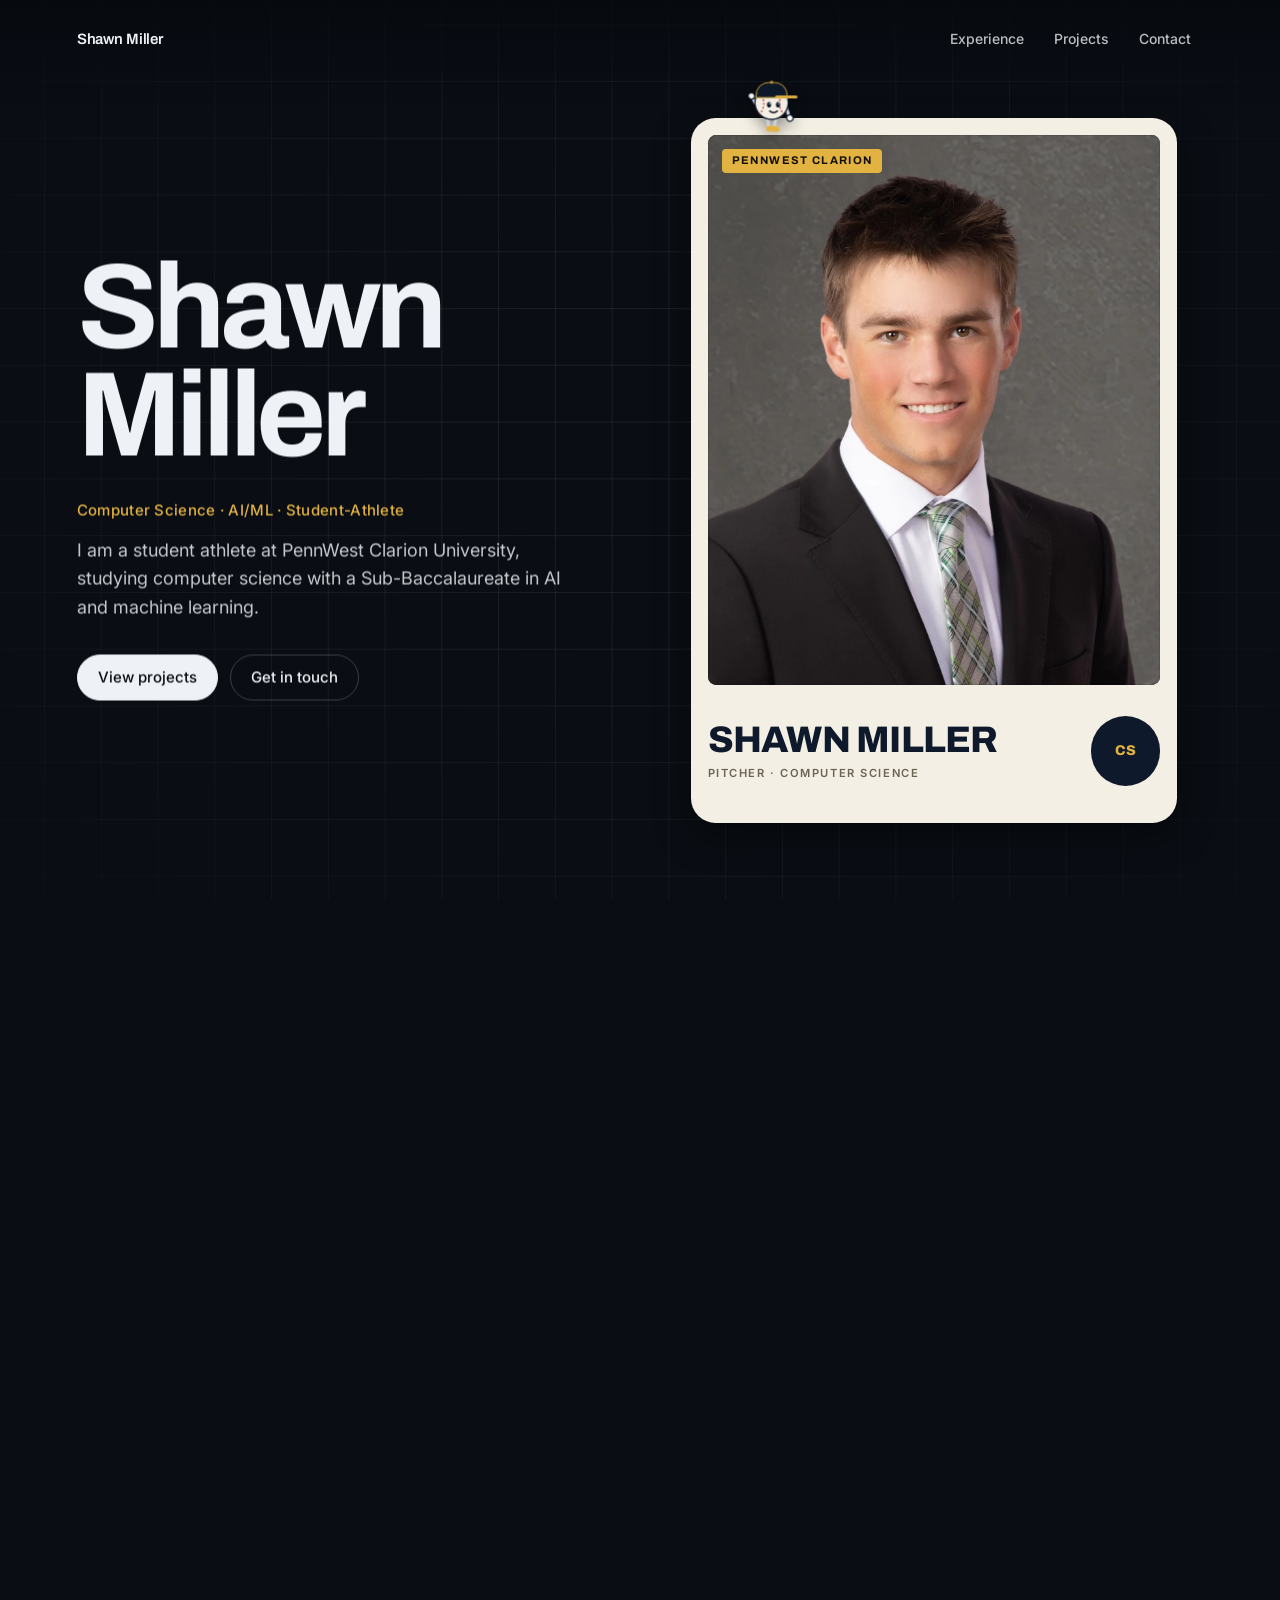
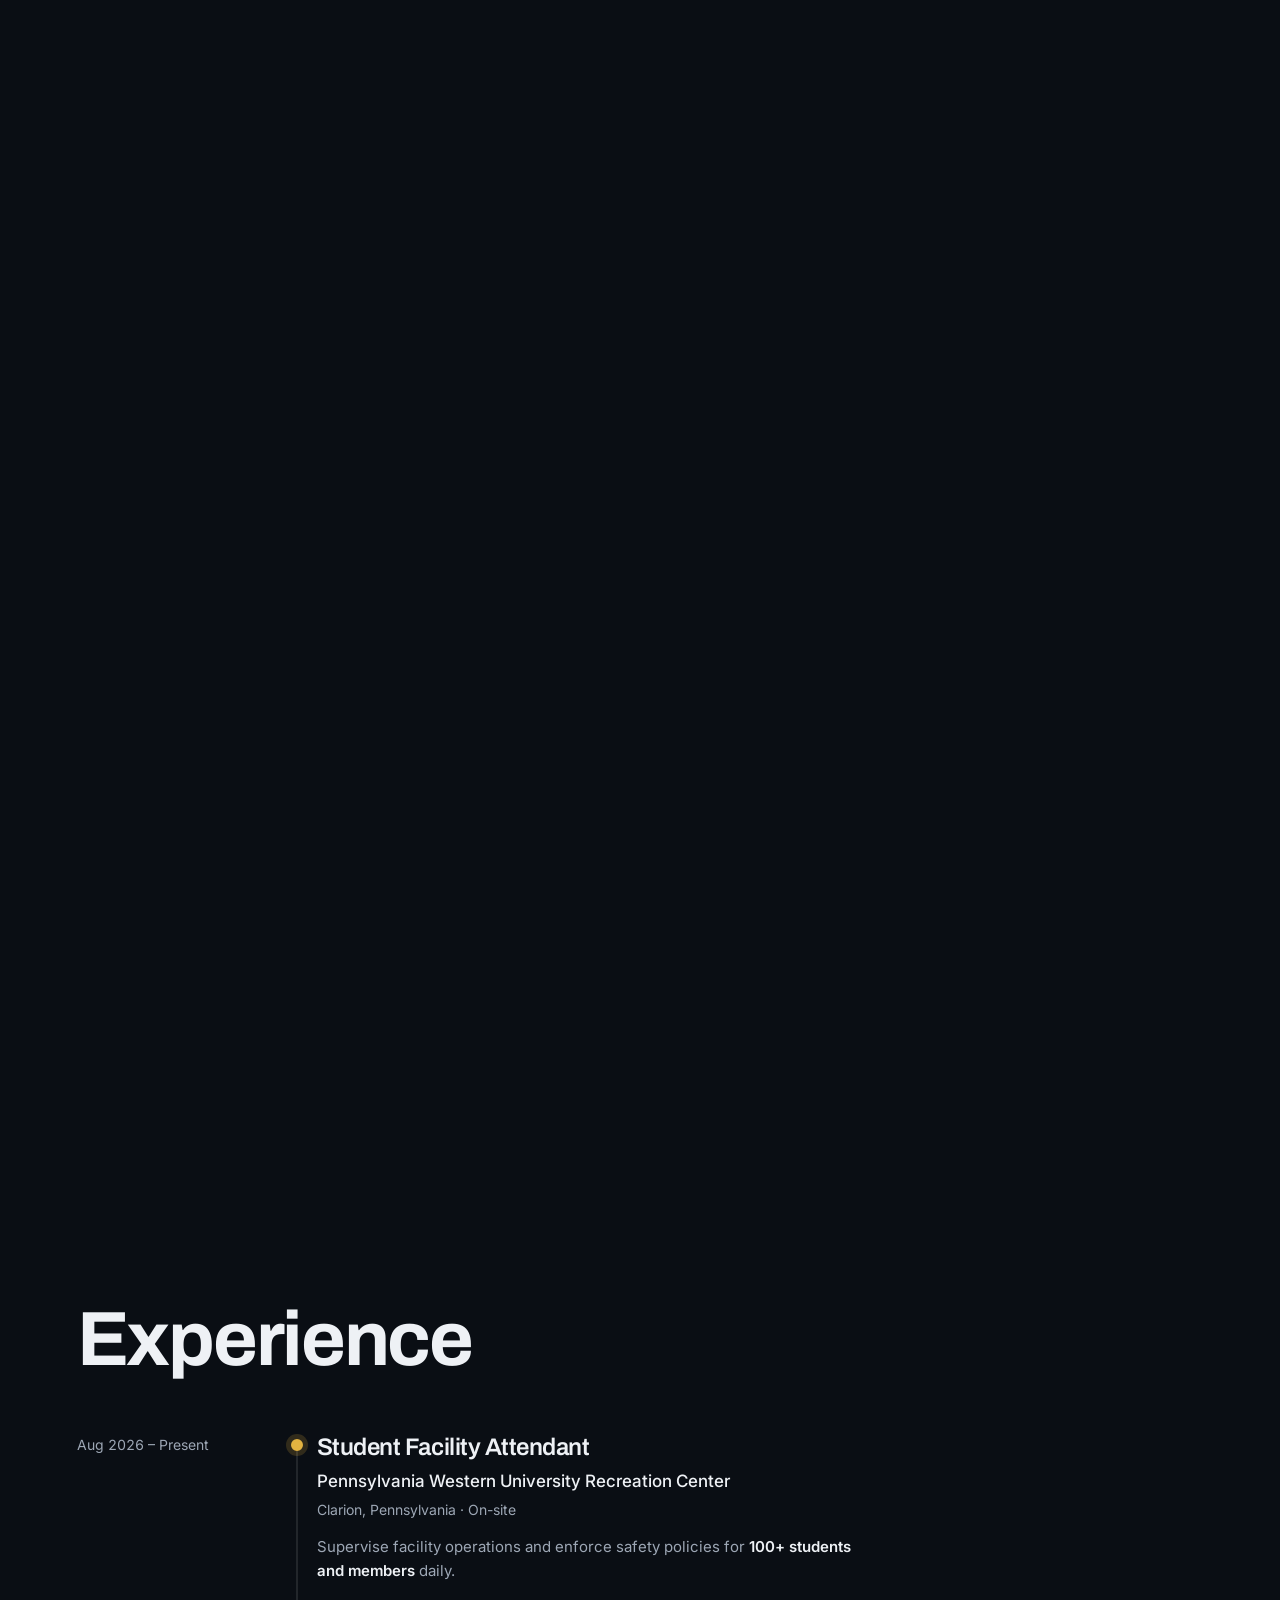
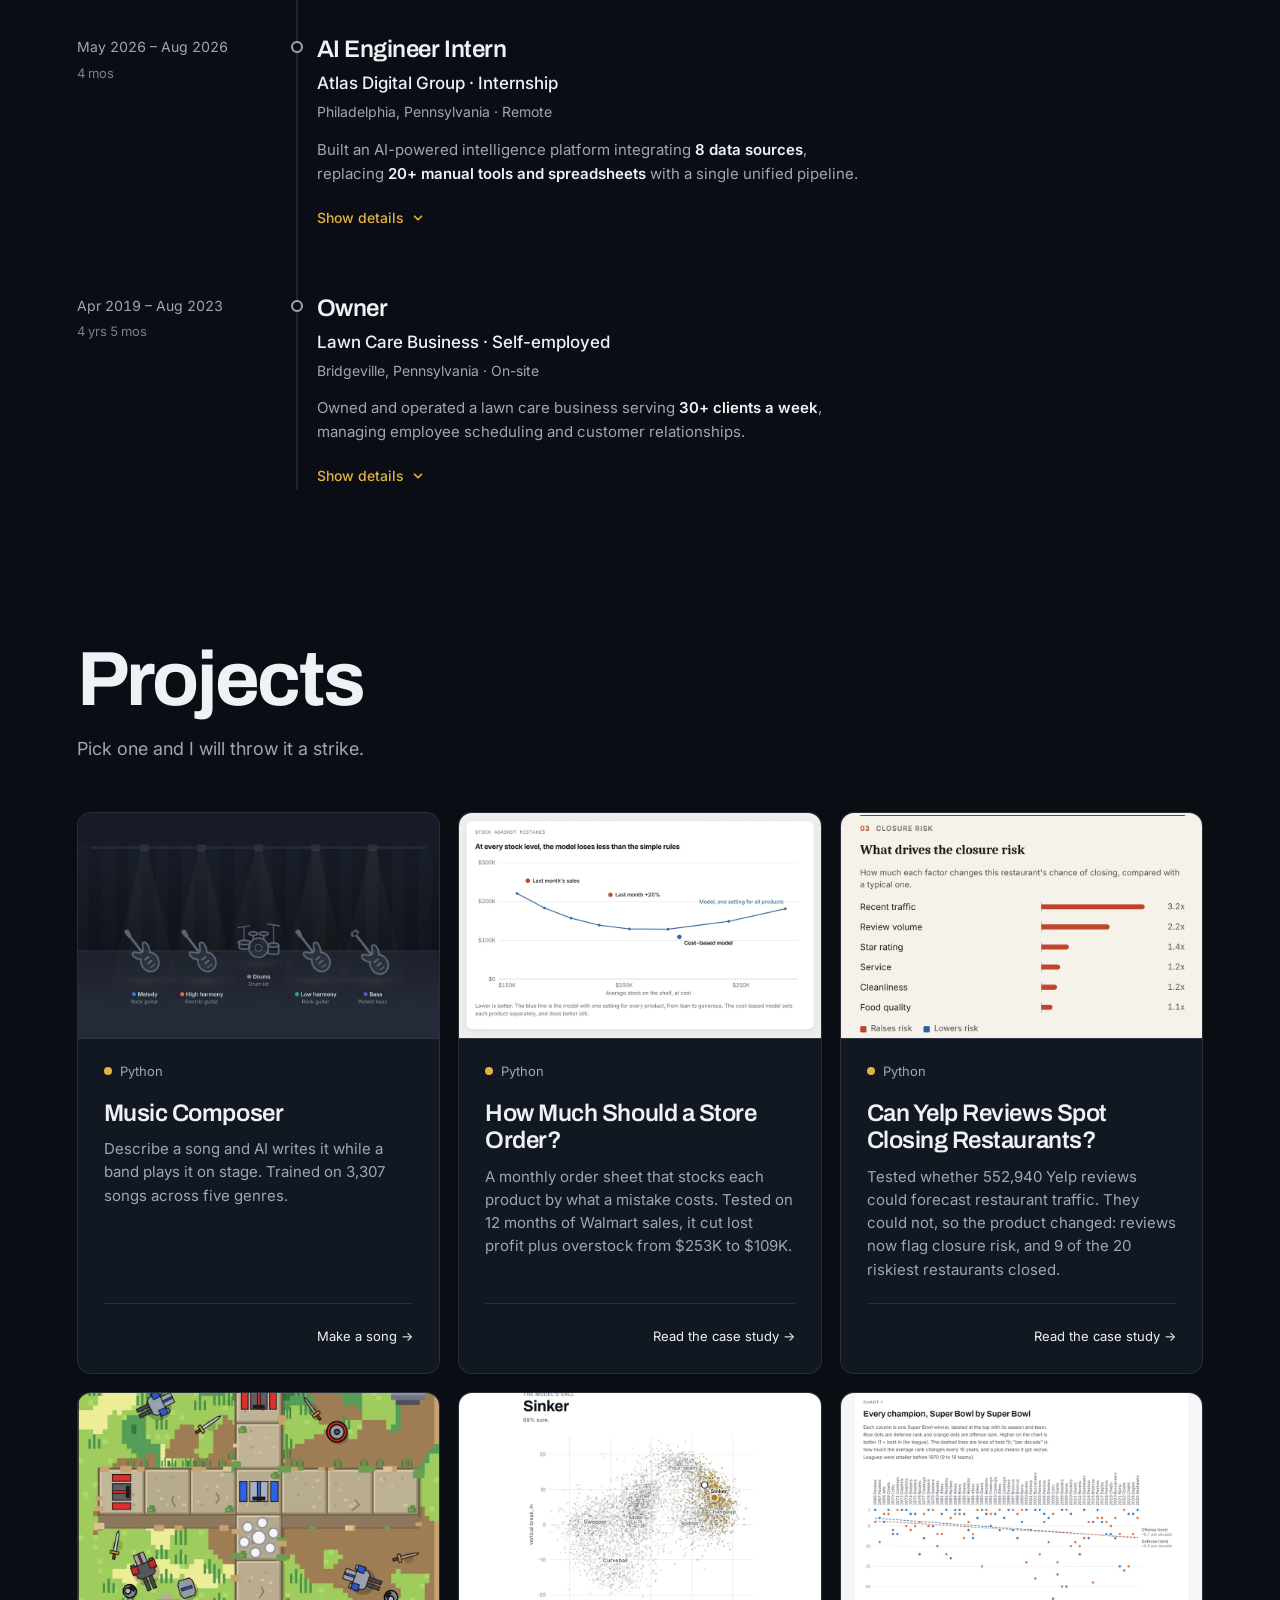
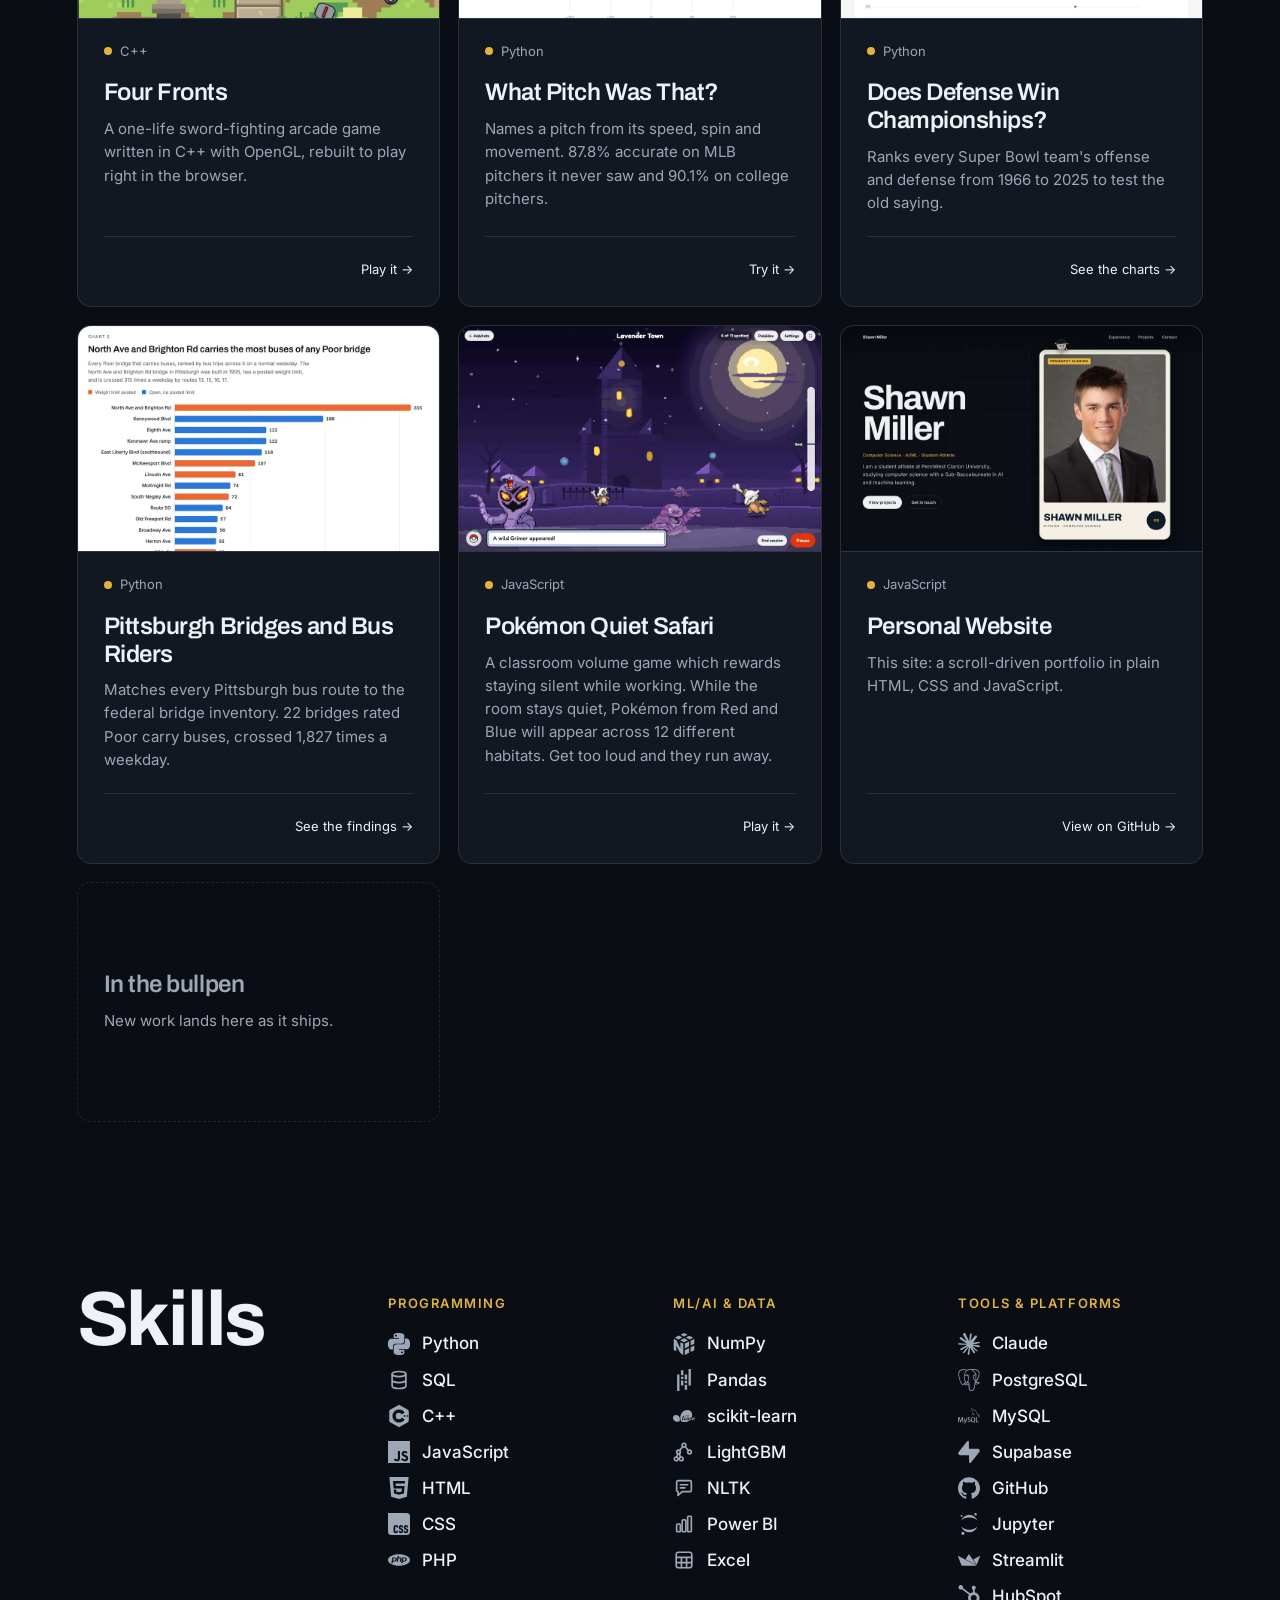
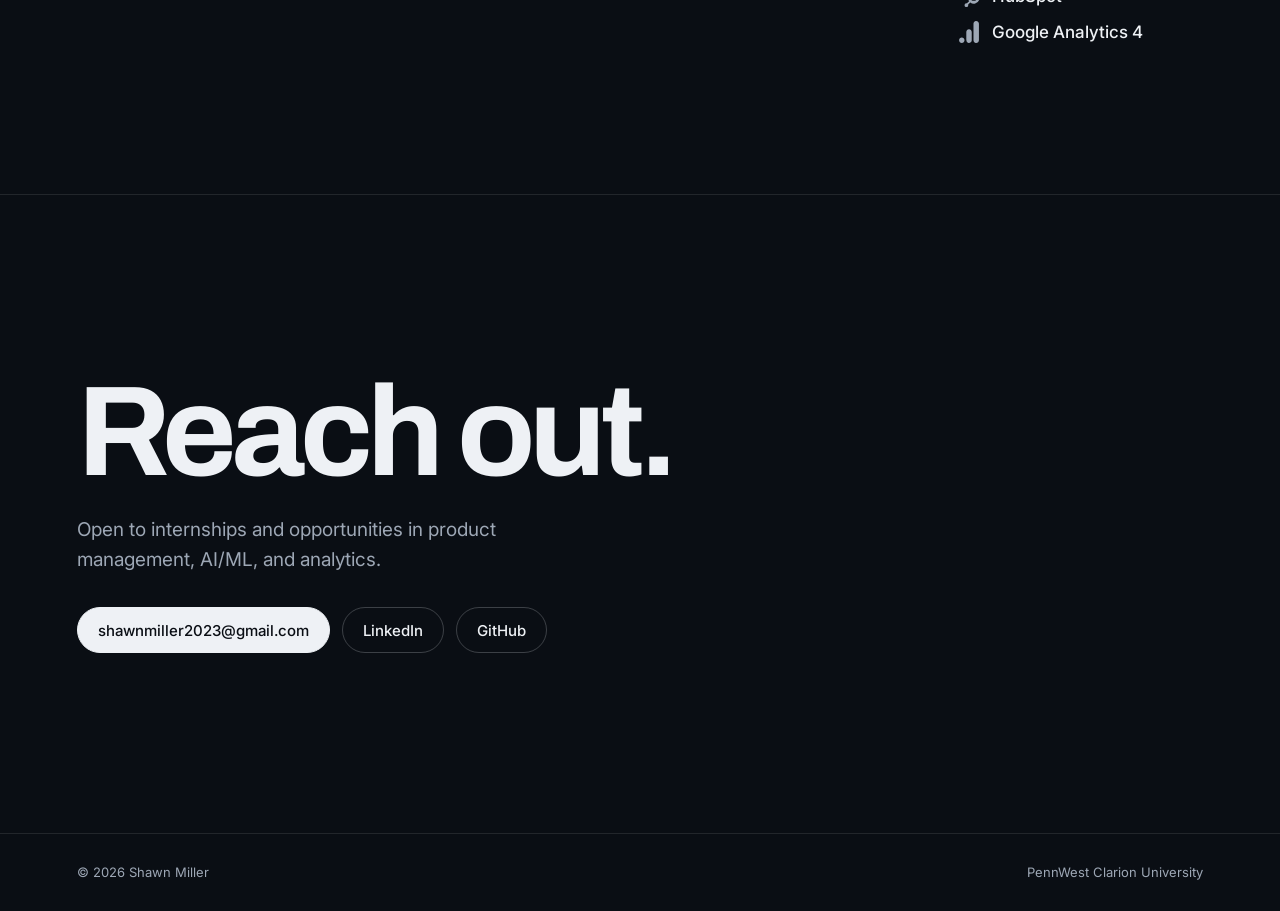
<file: index.html>
<!doctype html>
<html lang="en">
<head>
  <meta charset="utf-8">
  <meta name="viewport" content="width=device-width, initial-scale=1">
  <title>Shawn Miller</title>
  <meta name="description" content="Shawn Miller: computer science student with a Sub-Baccalaureate in AI and machine learning, and student-athlete at PennWest Clarion University. Projects, background, and contact.">
  <meta property="og:title" content="Shawn Miller">
  <meta property="og:description" content="Computer Science · AI/ML · Student-Athlete">
  <meta property="og:image" content="https://s-milly.github.io/assets/og.jpg">
  <meta property="og:url" content="https://s-milly.github.io/">
  <meta name="twitter:card" content="summary_large_image">
  <meta name="theme-color" content="#0A0E14">
  <link rel="preconnect" href="https://fonts.googleapis.com">
  <link rel="preconnect" href="https://fonts.gstatic.com" crossorigin>
  <link href="https://fonts.googleapis.com/css2?family=Archivo:wght@500;600;700;800&family=Inter:wght@400;500;600&display=swap" rel="stylesheet">
  <link rel="preload" as="image" href="assets/suit.webp">
  <link rel="stylesheet" href="site.css">
</head>
<body>
  <a class="skip" href="#projects">Skip to projects</a>

  <header class="nav" id="nav">
    <a class="nav__name" href="#top">Shawn Miller</a>
    <nav aria-label="Primary">
      <a href="#experience" class="nav__exp">Experience</a>
      <a href="#projects">Projects</a>
      <a href="#contact">Contact</a>
      <span class="nav__mark" aria-hidden="true"></span>
    </nav>
  </header>

  <main id="top">
    <!-- One continuous scene: intro, student, baseball, golf -->
    <section class="scene" id="about" aria-label="About Shawn">
      <div class="stage">
        <!-- Faint white grid behind the intro and student beats -->
        <div class="wm" aria-hidden="true"><div class="wm__grid"></div></div>

        <div class="window" aria-hidden="true">
          <div class="plate plate--field">
            <picture>
              <source media="(max-width: 760px)" srcset="assets/field-m.webp">
              <img class="ph ph--color" src="assets/field.webp" alt="" decoding="async">
            </picture>
          </div>
          <div class="plate plate--suit">
            <img class="ph" src="assets/suit.webp" alt="" decoding="async">
          </div>
          <div class="plate plate--golf">
            <picture>
              <source media="(max-width: 760px)" srcset="assets/golf-m.webp">
              <img class="ph" src="assets/golf.webp" alt="" loading="lazy" decoding="async">
            </picture>
          </div>
        </div>
        <!-- A thin edge on the photo frame; site.js keeps it on the window's outline -->
        <div class="frame-ring" aria-hidden="true"></div>

        <div class="panel panel--intro" data-panel="0,0,0.11,0.17">
          <h1>Shawn<br>Miller</h1>
          <p class="role">Computer Science · AI/ML · Student-Athlete</p>
          <p class="lede">I am a student athlete at PennWest Clarion University, studying computer science with a <span class="nowrap">Sub-Baccalaureate</span> in AI and machine learning.</p>
          <div class="actions">
            <a class="btn btn--solid" href="#projects">View projects</a>
            <a class="btn" href="#contact">Get in touch</a>
          </div>
        </div>

        <div class="panel panel--student" data-panel="0.18,0.25,0.38,0.44">
          <h2>Academic achievements</h2>
          <ul class="feats" role="list">
            <li><b>3.86</b><span>GPA</span></li>
            <li><b>6x</b><span>Dean&rsquo;s List</span></li>
            <li><b>3x</b><span>Scholar Athlete</span></li>
            <li><b>EAST-COMM</b><span>Academic Honor Roll</span></li>
          </ul>
        </div>

        <!-- The card: the front frames the headshot, the back holds the student facts.
             site.js sizes it, turns it over on the student beat, clears the back and opens it into the baseball photo. -->
        <div class="tcard">
          <div class="tcard__inner">
            <div class="tcard__face tcard__front" aria-hidden="true">
              <div class="tcard__photo"><img class="ph" src="assets/suit.webp" alt="" decoding="async"></div>
              <span class="tcard__tag">PennWest Clarion</span>
              <div class="tcard__plate">
                <div><b>Shawn Miller</b><small>Pitcher · Computer Science</small></div>
                <span class="tcard__badge">CS</span>
              </div>
            </div>
            <div class="tcard__face tcard__back">
              <div class="tcard__head"><b>Shawn<br>Miller</b><span>Student</span></div>
              <dl class="tcard__rows">
                <div><dt>Major</dt><dd>Computer Science</dd></div>
                <div><dt>Sub-Baccalaureate</dt><dd>AI &amp; Machine Learning</dd></div>
                <div><dt>On campus</dt><dd>Baseball Player<br>Peer Mentor<br>Rec Center Attendant</dd></div>
                <div><dt>School</dt><dd>PennWest Clarion</dd></div>
              </dl>
              <div class="tcard__stripe" aria-hidden="true">PennWest Clarion</div>
            </div>
          </div>
        </div>

        <div class="panel panel--baseball" data-panel="0.54,0.6,0.73,0.77">
          <h2>On the mound for Clarion.</h2>
          <p>I am a pitcher on the PennWest Clarion baseball team. Balancing a college season with a full course load has taught me to prepare, manage my time, and stay composed when it counts.</p>
        </div>

        <div class="panel panel--golf" data-panel="0.84,0.9,2,2">
          <h2>Off the field.</h2>
          <p>Away from class and baseball, you will usually find me on a golf course with friends. Seven of us run a YouTube channel together, <a href="https://www.youtube.com/@CommonClubGolf" target="_blank" rel="noopener">Common Club Golf</a>, which has passed 1.5 million total views.</p>
        </div>
      </div>
    </section>

    <section class="experience" id="experience" aria-labelledby="experience-title">
      <h2 id="experience-title">Experience</h2>
      <!-- Roles newest first. Copy an <li> to add a role; add <ul class="tl__points"><li>…</li></ul> for details. -->
      <ol class="tl" role="list">
        <li class="tl__item is-current">
          <div class="tl__when"><time datetime="2026-08">Aug 2026</time> – Present</div>
          <div class="tl__body">
            <h3>Student Facility Attendant</h3>
            <p class="tl__org">Pennsylvania Western University Recreation Center</p>
            <p class="tl__meta">Clarion, Pennsylvania · On-site</p>
            <p class="tl__summary">Supervise facility operations and enforce safety policies for <strong>100+ students and members</strong> daily.</p>
          </div>
        </li>
        <li class="tl__item">
          <div class="tl__when"><time datetime="2026-05">May 2026</time> – <time datetime="2026-08">Aug 2026</time><span>4 mos</span></div>
          <div class="tl__body">
            <h3>AI Engineer Intern</h3>
            <p class="tl__org">Atlas Digital Group · Internship</p>
            <p class="tl__meta">Philadelphia, Pennsylvania · Remote</p>
            <p class="tl__summary">Built an AI-powered intelligence platform integrating <strong>8 data sources</strong>, replacing <strong>20+ manual tools and spreadsheets</strong> with a single unified pipeline.</p>
            <button class="tl__toggle" type="button" aria-expanded="false" aria-controls="tl-atlas">Show details</button>
            <div class="tl__more" id="tl-atlas">
              <ul class="tl__points">
                <li>Integrated HubSpot, LinkedIn, Google Business, LeadMagic, FCC Broadband, Anthropic Web Search, Instantly, and Google Analytics 4 into one pipeline.</li>
                <li>Engineered automated ETL workflows processing data for <strong>3,000+ operators</strong>, <strong>25,000+ people</strong>, and <strong>20,000+ follower snapshots</strong> on hourly, daily, and weekly schedules, eliminating <strong>10+ hours/week</strong> of manual data entry.</li>
                <li>Developed AI-driven enrichment and content generation features automating executive research, news monitoring, and LinkedIn post drafting, cutting manual prospect research time by roughly <strong>80%</strong>.</li>
                <li>Performed quality analysis on pipeline outputs and AI-generated content, validating data accuracy, completeness, and consistency across all integrated sources before delivery.</li>
                <li>Designed dashboard and CRM integrations combining marketing, sales, broadband coverage, and competitive intelligence into a single source of truth, enabling the business development team to identify <strong>200+ high-priority operators</strong> for outreach.</li>
              </ul>
            </div>
          </div>
        </li>
        <li class="tl__item">
          <div class="tl__when"><time datetime="2019-04">Apr 2019</time> – <time datetime="2023-08">Aug 2023</time><span>4 yrs 5 mos</span></div>
          <div class="tl__body">
            <h3>Owner</h3>
            <p class="tl__org">Lawn Care Business · Self-employed</p>
            <p class="tl__meta">Bridgeville, Pennsylvania · On-site</p>
            <p class="tl__summary">Owned and operated a lawn care business serving <strong>30+ clients a week</strong>, managing employee scheduling and customer relationships.</p>
            <button class="tl__toggle" type="button" aria-expanded="false" aria-controls="tl-lawn">Show details</button>
            <div class="tl__more" id="tl-lawn">
              <ul class="tl__points">
                <li>Managed end-to-end operations including pricing, budgeting, equipment maintenance, and route optimization.</li>
                <li>Provided one complimentary lawn care service each month to support a local community member in need.</li>
              </ul>
            </div>
          </div>
        </li>
      </ol>
    </section>

    <section class="projects" id="projects" aria-labelledby="projects-title">
      <div class="projects__head">
        <h2 id="projects-title">Projects</h2>
        <p>Pick one and I will throw it a strike.</p>
      </div>
      <ul class="grid" id="grid" role="list"></ul>
    </section>

    <section class="skills" id="skills" aria-labelledby="skills-title">
      <h2 id="skills-title">Skills</h2>
      <div class="skills__cols">
        <div class="skills__col">
          <h3 id="skills-g0">Programming</h3>
          <ul role="list" aria-labelledby="skills-g0">
            <li class="skill"><svg viewBox="0 0 24 24" aria-hidden="true" focusable="false"><path d="M14.25.18l.9.2.73.26.59.3.45.32.34.34.25.34.16.33.1.3.04.26.02.2-.01.13V8.5l-.05.63-.13.55-.21.46-.26.38-.3.31-.33.25-.35.19-.35.14-.33.1-.3.07-.26.04-.21.02H8.77l-.69.05-.59.14-.5.22-.41.27-.33.32-.27.35-.2.36-.15.37-.1.35-.07.32-.04.27-.02.21v3.06H3.17l-.21-.03-.28-.07-.32-.12-.35-.18-.36-.26-.36-.36-.35-.46-.32-.59-.28-.73-.21-.88-.14-1.05-.05-1.23.06-1.22.16-1.04.24-.87.32-.71.36-.57.4-.44.42-.33.42-.24.4-.16.36-.1.32-.05.24-.01h.16l.06.01h8.16v-.83H6.18l-.01-2.75-.02-.37.05-.34.11-.31.17-.28.25-.26.31-.23.38-.2.44-.18.51-.15.58-.12.64-.1.71-.06.77-.04.84-.02 1.27.05zm-6.3 1.98l-.23.33-.08.41.08.41.23.34.33.22.41.09.41-.09.33-.22.23-.34.08-.41-.08-.41-.23-.33-.33-.22-.41-.09-.41.09zm13.09 3.95l.28.06.32.12.35.18.36.27.36.35.35.47.32.59.28.73.21.88.14 1.04.05 1.23-.06 1.23-.16 1.04-.24.86-.32.71-.36.57-.4.45-.42.33-.42.24-.4.16-.36.09-.32.05-.24.02-.16-.01h-8.22v.82h5.84l.01 2.76.02.36-.05.34-.11.31-.17.29-.25.25-.31.24-.38.2-.44.17-.51.15-.58.13-.64.09-.71.07-.77.04-.84.01-1.27-.04-1.07-.14-.9-.2-.73-.25-.59-.3-.45-.33-.34-.34-.25-.34-.16-.33-.1-.3-.04-.25-.02-.2.01-.13v-5.34l.05-.64.13-.54.21-.46.26-.38.3-.32.33-.24.35-.2.35-.14.33-.1.3-.06.26-.04.21-.02.13-.01h5.84l.69-.05.59-.14.5-.21.41-.28.33-.32.27-.35.2-.36.15-.36.1-.35.07-.32.04-.28.02-.21V6.07h2.09l.14.01zm-6.47 14.25l-.23.33-.08.41.08.41.23.33.33.23.41.08.41-.08.33-.23.23-.33.08-.41-.08-.41-.23-.33-.33-.23-.41-.08-.41.08z"/></svg><span>Python</span></li>
            <li class="skill"><svg viewBox="0 0 24 24" aria-hidden="true" focusable="false" class="glyph"><ellipse cx="12" cy="5.5" rx="7.5" ry="2.8"/><path d="M4.5 5.5v13c0 1.5 3.4 2.8 7.5 2.8s7.5-1.3 7.5-2.8v-13M4.5 12c0 1.5 3.4 2.8 7.5 2.8s7.5-1.3 7.5-2.8"/></svg><span>SQL</span></li>
            <li class="skill"><svg viewBox="0 0 24 24" aria-hidden="true" focusable="false"><path d="M22.394 6c-.167-.29-.398-.543-.652-.69L12.926.22c-.509-.294-1.34-.294-1.848 0L2.26 5.31c-.508.293-.923 1.013-.923 1.6v10.18c0 .294.104.62.271.91.167.29.398.543.652.69l8.816 5.09c.508.293 1.34.293 1.848 0l8.816-5.09c.254-.147.485-.4.652-.69.167-.29.27-.616.27-.91V6.91c.003-.294-.1-.62-.268-.91zM12 19.11c-3.92 0-7.109-3.19-7.109-7.11 0-3.92 3.19-7.11 7.11-7.11a7.133 7.133 0 016.156 3.553l-3.076 1.78a3.567 3.567 0 00-3.08-1.78A3.56 3.56 0 008.444 12 3.56 3.56 0 0012 15.555a3.57 3.57 0 003.08-1.778l3.078 1.78A7.135 7.135 0 0112 19.11zm7.11-6.715h-.79v.79h-.79v-.79h-.79v-.79h.79v-.79h.79v.79h.79zm2.962 0h-.79v.79h-.79v-.79h-.79v-.79h.79v-.79h.79v.79h.79z"/></svg><span>C++</span></li>
            <li class="skill"><svg viewBox="0 0 24 24" aria-hidden="true" focusable="false"><path d="M0 0h24v24H0V0zm22.034 18.276c-.175-1.095-.888-2.015-3.003-2.873-.736-.345-1.554-.585-1.797-1.14-.091-.33-.105-.51-.046-.705.15-.646.915-.84 1.515-.66.39.12.75.42.976.9 1.034-.676 1.034-.676 1.755-1.125-.27-.42-.404-.601-.586-.78-.63-.705-1.469-1.065-2.834-1.034l-.705.089c-.676.165-1.32.525-1.71 1.005-1.14 1.291-.811 3.541.569 4.471 1.365 1.02 3.361 1.244 3.616 2.205.24 1.17-.87 1.545-1.966 1.41-.811-.18-1.26-.586-1.755-1.336l-1.83 1.051c.21.48.45.689.81 1.109 1.74 1.756 6.09 1.666 6.871-1.004.029-.09.24-.705.074-1.65l.046.067zm-8.983-7.245h-2.248c0 1.938-.009 3.864-.009 5.805 0 1.232.063 2.363-.138 2.711-.33.689-1.18.601-1.566.48-.396-.196-.597-.466-.83-.855-.063-.105-.11-.196-.127-.196l-1.825 1.125c.305.63.75 1.172 1.324 1.517.855.51 2.004.675 3.207.405.783-.226 1.458-.691 1.811-1.411.51-.93.402-2.07.397-3.346.012-2.054 0-4.109 0-6.179l.004-.056z"/></svg><span>JavaScript</span></li>
            <li class="skill"><svg viewBox="0 0 24 24" aria-hidden="true" focusable="false"><path d="M1.5 0h21l-1.91 21.563L11.977 24l-8.564-2.438L1.5 0zm7.031 9.75l-.232-2.718 10.059.003.23-2.622L5.412 4.41l.698 8.01h9.126l-.326 3.426-2.91.804-2.955-.81-.188-2.11H6.248l.33 4.171L12 19.351l5.379-1.443.744-8.157H8.531z"/></svg><span>HTML</span></li>
            <li class="skill"><svg viewBox="0 0 24 24" aria-hidden="true" focusable="false"><path d="M0 0v20.16A3.84 3.84 0 0 0 3.84 24h16.32A3.84 3.84 0 0 0 24 20.16V3.84A3.84 3.84 0 0 0 20.16 0Zm14.256 13.08c1.56 0 2.28 1.08 2.304 2.64h-1.608c.024-.288-.048-.6-.144-.84-.096-.192-.288-.264-.552-.264-.456 0-.696.264-.696.84-.024.576.288.888.768 1.08.72.288 1.608.744 1.92 1.296q.432.648.432 1.656c0 1.608-.912 2.592-2.496 2.592-1.656 0-2.4-1.032-2.424-2.688h1.68c0 .792.264 1.176.792 1.176.264 0 .456-.072.552-.24.192-.312.24-1.176-.048-1.512-.312-.408-.912-.6-1.32-.816q-.828-.396-1.224-.936c-.24-.36-.36-.888-.36-1.536 0-1.44.936-2.472 2.424-2.448m5.4 0c1.584 0 2.304 1.08 2.328 2.64h-1.608c0-.288-.048-.6-.168-.84-.096-.192-.264-.264-.528-.264-.48 0-.72.264-.72.84s.288.888.792 1.08c.696.288 1.608.744 1.92 1.296.264.432.408.984.408 1.656.024 1.608-.888 2.592-2.472 2.592-1.68 0-2.424-1.056-2.448-2.688h1.68c0 .744.264 1.176.792 1.176.264 0 .456-.072.552-.24.216-.312.264-1.176-.048-1.512-.288-.408-.888-.6-1.32-.816-.552-.264-.96-.576-1.2-.936s-.36-.888-.36-1.536c-.024-1.44.912-2.472 2.4-2.448m-11.031.018c.711-.006 1.419.198 1.839.63.432.432.672 1.128.648 1.992H9.336c.024-.456-.096-.792-.432-.96-.312-.144-.768-.048-.888.24-.12.264-.192.576-.168.864v3.504c0 .744.264 1.128.768 1.128a.65.65 0 0 0 .552-.264c.168-.24.192-.552.168-.84h1.776c.096 1.632-.984 2.712-2.568 2.688-1.536 0-2.496-.864-2.472-2.472v-4.032c0-.816.24-1.44.696-1.848.432-.408 1.146-.624 1.857-.63"/></svg><span>CSS</span></li>
            <li class="skill"><svg viewBox="0 0 24 24" aria-hidden="true" focusable="false"><path d="M7.01 10.207h-.944l-.515 2.648h.838c.556 0 .97-.105 1.242-.314.272-.21.455-.559.55-1.049.092-.47.05-.802-.124-.995-.175-.193-.523-.29-1.047-.29zM12 5.688C5.373 5.688 0 8.514 0 12s5.373 6.313 12 6.313S24 15.486 24 12c0-3.486-5.373-6.312-12-6.312zm-3.26 7.451c-.261.25-.575.438-.917.551-.336.108-.765.164-1.285.164H5.357l-.327 1.681H3.652l1.23-6.326h2.65c.797 0 1.378.209 1.744.628.366.418.476 1.002.33 1.752a2.836 2.836 0 0 1-.305.847c-.143.255-.33.49-.561.703zm4.024.715l.543-2.799c.063-.318.039-.536-.068-.651-.107-.116-.336-.174-.687-.174H11.46l-.704 3.625H9.388l1.23-6.327h1.367l-.327 1.682h1.218c.767 0 1.295.134 1.586.401s.378.7.263 1.299l-.572 2.944h-1.389zm7.597-2.265a2.782 2.782 0 0 1-.305.847c-.143.255-.33.49-.561.703a2.44 2.44 0 0 1-.917.551c-.336.108-.765.164-1.286.164h-1.18l-.327 1.682h-1.378l1.23-6.326h2.649c.797 0 1.378.209 1.744.628.366.417.477 1.001.331 1.751zM17.766 10.207h-.943l-.516 2.648h.838c.557 0 .971-.105 1.242-.314.272-.21.455-.559.551-1.049.092-.47.049-.802-.125-.995s-.524-.29-1.047-.29z"/></svg><span>PHP</span></li>
          </ul>
        </div>
        <div class="skills__col">
          <h3 id="skills-g1">ML/AI &amp; Data</h3>
          <ul role="list" aria-labelledby="skills-g1">
            <li class="skill"><svg viewBox="0 0 24 24" aria-hidden="true" focusable="false"><path d="M10.315 4.876L6.3048 2.8517l-4.401 2.1965 4.1186 2.0683zm1.8381.9277l4.2045 2.1223-4.3622 2.1906-4.125-2.0718zm5.6153-2.9213l4.3193 2.1658-3.863 1.9402-4.2131-2.1252zm-1.859-.9329L12.021 0 8.1742 1.9193l4.0068 2.0208zm-3.0401 16.7443V24l4.7107-2.3507-.0053-5.3085zm4.7037-4.2057l-.0052-5.2528-4.6985 2.3356v5.2546zm5.6553-.9845v5.327l-4.0178 2.0052-.0029-5.3028zm0-1.8626V6.4214l-4.0253 2.001.0034 5.2633zM11.2062 11.571L8.0333 9.9756v6.895s-3.8804-8.2564-4.2399-8.998c-.0463-.0957-.2371-.2007-.2858-.2262C2.8118 7.2812.773 6.2485.773 6.2485V18.43l2.8204 1.5076v-6.3674s3.8392 7.3775 3.878 7.458c.0389.0807.4245.8582.8362 1.1314.5485.363 2.8992 1.7766 2.8992 1.7766z"/></svg><span>NumPy</span></li>
            <li class="skill"><svg viewBox="0 0 24 24" aria-hidden="true" focusable="false"><path d="M16.922 0h2.623v18.104h-2.623zm-4.126 12.94h2.623v2.57h-2.623zm0-7.037h2.623v5.446h-2.623zm0 11.197h2.623v5.446h-2.623zM4.456 5.896h2.622V24H4.455zm4.213 2.559h2.623v2.57H8.67zm0 4.151h2.623v5.447H8.67zm0-11.187h2.623v5.446H8.67Z"/></svg><span>Pandas</span></li>
            <li class="skill"><svg viewBox="0 0 24 24" aria-hidden="true" focusable="false"><path d="M15.601 5.53c-1.91.035-3.981.91-5.63 2.56-2.93 2.93-2.083 8.53-1.088 9.525.805.804 6.595 1.843 9.526-1.088a9.74 9.74 0 0 0 .584-.643c.043-.292.205-.66.489-1.106a1.848 1.848 0 0 1-.537.176c-.144.265-.37.55-.676.855-.354.335-.607.554-.76.656a.795.795 0 0 1-.437.152c-.35 0-.514-.308-.494-.924-.22.316-.425.549-.612.7a.914.914 0 0 1-.578.224c-.194 0-.36-.09-.496-.273a1.03 1.03 0 0 1-.193-.507 4.016 4.016 0 0 1-.726.583c-.224.132-.47.197-.74.197-.3 0-.543-.096-.727-.288a.978.978 0 0 1-.257-.524v.004c-.3.276-.564.48-.79.611a1.295 1.295 0 0 1-.649.197.693.693 0 0 1-.571-.275c-.145-.183-.218-.43-.218-.739 0-.464.101-1.02.302-1.67.201-.65.445-1.25.733-1.797l.842-.312a.21.21 0 0 1 .06-.013c.063 0 .116.047.157.14.04.095.061.221.061.38 0 .451-.104.888-.312 1.31-.207.422-.532.873-.974 1.352-.018.23-.027.388-.027.474 0 .193.036.345.106.458.071.113.165.169.282.169a.71.71 0 0 0 .382-.13c.132-.084.333-.26.602-.523.028-.418.187-.798.482-1.142.324-.38.685-.569 1.08-.569.206 0 .37.054.494.16a.524.524 0 0 1 .186.417c0 .458-.486.829-1.459 1.114.088.43.32.646.693.646a.807.807 0 0 0 .417-.117c.129-.076.321-.243.575-.497.032-.252.118-.495.259-.728.182-.3.416-.544.701-.73.285-.185.537-.278.756-.278.276 0 .47.127.58.381l.677-.374h.186l-.292.971c-.15.488-.226.823-.226 1.004 0 .19.067.285.202.285.086 0 .181-.045.285-.137.104-.092.25-.232.437-.42v.001c.143-.155.274-.32.392-.494-.19-.084-.285-.21-.285-.375 0-.17.058-.352.174-.545.116-.194.275-.29.479-.29.172 0 .258.088.258.265 0 .139-.05.338-.149.596.367-.04.687-.32.961-.842l.228-.01c1.059-2.438.828-5.075-.83-6.732-1.019-1.02-2.408-1.5-3.895-1.471zm4.725 8.203a8.938 8.938 0 0 1-1.333 2.151 1.09 1.09 0 0 0-.012.147c0 .168.047.309.14.423.092.113.206.17.34.17.296 0 .714-.264 1.254-.787-.001.04-.003.08-.003.121 0 .146.012.368.036.666l.733-.172c0-.2.003-.357.01-.474.01-.157.033-.33.066-.517.02-.11.07-.216.152-.315l.186-.216a5.276 5.276 0 0 1 .378-.397c.062-.055.116-.099.162-.13a.26.26 0 0 1 .123-.046c.055 0 .083.035.083.106 0 .07-.052.236-.156.497-.194.486-.292.848-.292 1.084 0 .175.046.314.136.418a.45.45 0 0 0 .358.155c.365 0 .803-.269 1.313-.808v-.381c-.361.426-.623.64-.784.64-.109 0-.163-.067-.163-.2 0-.1.065-.316.195-.65.19-.486.285-.836.285-1.048a.464.464 0 0 0-.112-.319.36.36 0 0 0-.282-.127c-.165 0-.354.077-.567.233-.213.156-.5.436-.863.84.053-.262.165-.622.335-1.08l-.809.156a6.54 6.54 0 0 0-.399 1.074c-.04.156-.07.316-.092.48a7.447 7.447 0 0 1-.49.45.38.38 0 0 1-.229.08.208.208 0 0 1-.174-.082.352.352 0 0 1-.064-.222c0-.1.019-.214.056-.343.038-.13.12-.373.249-.731l.308-.849zm-17.21-2.927c-.863-.016-1.67.263-2.261.854-1.352 1.352-1.07 3.827.631 5.527 1.7 1.701 4.95 1.21 5.527.632.467-.466 1.07-3.827-.631-5.527-.957-.957-2.158-1.465-3.267-1.486zm12.285.358h.166v.21H15.4zm.427 0h.166v.865l.46-.455h.195l-.364.362.428.684h-.198l-.357-.575-.164.166v.41h-.166zm1.016 0h.166v.21h-.166zm.481.122h.166v.288h.172v.135h-.172v.717c0 .037.006.062.02.075.012.013.037.02.074.02a.23.23 0 0 0 .078-.01v.141a.802.802 0 0 1-.136.014.23.23 0 0 1-.15-.043.15.15 0 0 1-.052-.123v-.79h-.141v-.136h.141zm-3.562.258c.081 0 .15.012.207.038.057.024.1.061.13.11s.045.106.045.173h-.176c-.006-.111-.075-.167-.208-.167a.285.285 0 0 0-.164.041.134.134 0 0 0-.06.117c0 .035.015.065.045.088.03.024.08.044.15.06l.16.039a.47.47 0 0 1 .224.105c.047.046.07.108.07.186a.3.3 0 0 1-.052.175.327.327 0 0 1-.152.116.585.585 0 0 1-.226.041c-.136 0-.24-.03-.309-.088-.069-.059-.105-.149-.109-.269h.176c.004.037.01.065.017.084a.166.166 0 0 0 .034.054c.044.043.112.065.204.065a.31.31 0 0 0 .177-.045.139.139 0 0 0 .067-.119.116.116 0 0 0-.038-.09.287.287 0 0 0-.124-.055l-.156-.038a1.248 1.248 0 0 1-.159-.05.359.359 0 0 1-.098-.061.22.22 0 0 1-.058-.083.32.32 0 0 1-.016-.108c0-.096.036-.174.109-.232a.45.45 0 0 1 .29-.087zm1.035 0a.46.46 0 0 1 .202.043.351.351 0 0 1 .187.212.577.577 0 0 1 .023.126h-.168a.256.256 0 0 0-.078-.168.242.242 0 0 0-.17-.06.248.248 0 0 0-.155.05.306.306 0 0 0-.1.144.662.662 0 0 0-.034.224.58.58 0 0 0 .035.214.299.299 0 0 0 .101.135.261.261 0 0 0 .157.048c.142 0 .227-.084.256-.252h.167a.519.519 0 0 1-.065.22.35.35 0 0 1-.146.138.464.464 0 0 1-.216.048.448.448 0 0 1-.246-.066.441.441 0 0 1-.161-.192.703.703 0 0 1-.057-.293c0-.085.01-.163.032-.233a.522.522 0 0 1 .095-.182.403.403 0 0 1 .15-.117.453.453 0 0 1 .191-.04zm.603.03h.166v1.046H15.4zm1.443 0h.166v1.046h-.166zm-5.05.618c-.08 0-.2.204-.356.611-.155.407-.308.977-.459 1.71.281-.312.509-.662.683-1.05.175-.387.262-.72.262-.999a.455.455 0 0 0-.036-.197c-.025-.05-.056-.075-.093-.075zm4.662 1.797c-.221 0-.431.188-.629.563-.197.376-.296.722-.296 1.038 0 .12.029.216.088.29a.273.273 0 0 0 .223.111c.221 0 .43-.188.625-.565.196-.377.294-.725.294-1.043a.457.457 0 0 0-.083-.29.269.269 0 0 0-.222-.104zm-2.848.007c-.146 0-.285.11-.417.333-.133.222-.2.51-.2.866.566-.159.849-.452.849-.881 0-.212-.077-.318-.232-.318Z"/></svg><span>scikit-learn</span></li>
            <li class="skill"><svg viewBox="0 0 24 24" aria-hidden="true" focusable="false" class="glyph"><circle cx="12" cy="4.5" r="2"/><circle cx="6" cy="12" r="2"/><circle cx="18" cy="12" r="2"/><circle cx="3.5" cy="19.5" r="2"/><circle cx="9" cy="19.5" r="2"/><path d="M10.8 6.1 7.2 10.4M13.2 6.1l3.6 4.3M5.2 13.8l-1 3.8M6.9 13.8l1.2 3.8"/></svg><span>LightGBM</span></li>
            <li class="skill"><svg viewBox="0 0 24 24" aria-hidden="true" focusable="false" class="glyph"><path d="M4 5.5A1.5 1.5 0 0 1 5.5 4h13A1.5 1.5 0 0 1 20 5.5v9a1.5 1.5 0 0 1-1.5 1.5H10l-4.5 4v-4h0A1.5 1.5 0 0 1 4 14.5z"/><path d="M8 8.5h8M8 11.8h5"/></svg><span>NLTK</span></li>
            <li class="skill"><svg viewBox="0 0 24 24" aria-hidden="true" focusable="false" class="glyph"><rect x="4" y="12" width="4" height="8.5" rx="1"/><rect x="10" y="7.5" width="4" height="13" rx="1"/><rect x="16" y="3.5" width="4" height="17" rx="1"/></svg><span>Power BI</span></li>
            <li class="skill"><svg viewBox="0 0 24 24" aria-hidden="true" focusable="false" class="glyph"><rect x="3.5" y="3.5" width="17" height="17" rx="2.5"/><path d="M3.5 9.2h17M3.5 14.8h17M9.2 9.2v11.3M14.8 9.2v11.3"/></svg><span>Excel</span></li>
          </ul>
        </div>
        <div class="skills__col">
          <h3 id="skills-g2">Tools &amp; Platforms</h3>
          <ul role="list" aria-labelledby="skills-g2">
            <li class="skill"><svg viewBox="0 0 24 24" aria-hidden="true" focusable="false"><path d="m4.7144 15.9555 4.7174-2.6471.079-.2307-.079-.1275h-.2307l-.7893-.0486-2.6956-.0729-2.3375-.0971-2.2646-.1214-.5707-.1215-.5343-.7042.0546-.3522.4797-.3218.686.0608 1.5179.1032 2.2767.1578 1.6514.0972 2.4468.255h.3886l.0546-.1579-.1336-.0971-.1032-.0972L6.973 9.8356l-2.55-1.6879-1.3356-.9714-.7225-.4918-.3643-.4614-.1578-1.0078.6557-.7225.8803.0607.2246.0607.8925.686 1.9064 1.4754 2.4893 1.8336.3643.3035.1457-.1032.0182-.0728-.164-.2733-1.3539-2.4467-1.445-2.4893-.6435-1.032-.17-.6194c-.0607-.255-.1032-.4674-.1032-.7285L6.287.1335 6.6997 0l.9957.1336.419.3642.6192 1.4147 1.0018 2.2282 1.5543 3.0296.4553.8985.2429.8318.091.255h.1579v-.1457l.1275-1.706.2368-2.0947.2307-2.6957.0789-.7589.3764-.9107.7468-.4918.5828.2793.4797.686-.0668.4433-.2853 1.8517-.5586 2.9021-.3643 1.9429h.2125l.2429-.2429.9835-1.3053 1.6514-2.0643.7286-.8196.85-.9046.5464-.4311h1.0321l.759 1.1293-.34 1.1657-1.0625 1.3478-.8804 1.1414-1.2628 1.7-.7893 1.36.0729.1093.1882-.0183 2.8535-.607 1.5421-.2794 1.8396-.3157.8318.3886.091.3946-.3278.8075-1.967.4857-2.3072.4614-3.4364.8136-.0425.0304.0486.0607 1.5482.1457.6618.0364h1.621l3.0175.2247.7892.522.4736.6376-.079.4857-1.2142.6193-1.6393-.3886-3.825-.9107-1.3113-.3279h-.1822v.1093l1.0929 1.0686 2.0035 1.8092 2.5075 2.3314.1275.5768-.3218.4554-.34-.0486-2.2039-1.6575-.85-.7468-1.9246-1.621h-.1275v.17l.4432.6496 2.3436 3.5214.1214 1.0807-.17.3521-.6071.2125-.6679-.1214-1.3721-1.9246L14.38 17.959l-1.1414-1.9428-.1397.079-.674 7.2552-.3156.3703-.7286.2793-.6071-.4614-.3218-.7468.3218-1.4753.3886-1.9246.3157-1.53.2853-1.9004.17-.6314-.0121-.0425-.1397.0182-1.4328 1.9672-2.1796 2.9446-1.7243 1.8456-.4128.164-.7164-.3704.0667-.6618.4008-.5889 2.386-3.0357 1.4389-1.882.929-1.0868-.0062-.1579h-.0546l-6.3385 4.1164-1.1293.1457-.4857-.4554.0608-.7467.2307-.2429 1.9064-1.3114Z"/></svg><span>Claude</span></li>
            <li class="skill"><svg viewBox="0 0 24 24" aria-hidden="true" focusable="false"><path d="M23.5594 14.7228a.5269.5269 0 0 0-.0563-.1191c-.139-.2632-.4768-.3418-1.0074-.2321-1.6533.3411-2.2935.1312-2.5256-.0191 1.342-2.0482 2.445-4.522 3.0411-6.8297.2714-1.0507.7982-3.5237.1222-4.7316a1.5641 1.5641 0 0 0-.1509-.235C21.6931.9086 19.8007.0248 17.5099.0005c-1.4947-.0158-2.7705.3461-3.1161.4794a9.449 9.449 0 0 0-.5159-.0816 8.044 8.044 0 0 0-1.3114-.1278c-1.1822-.0184-2.2038.2642-3.0498.8406-.8573-.3211-4.7888-1.645-7.2219.0788C.9359 2.1526.3086 3.8733.4302 6.3043c.0409.818.5069 3.334 1.2423 5.7436.4598 1.5065.9387 2.7019 1.4334 3.582.553.9942 1.1259 1.5933 1.7143 1.7895.4474.1491 1.1327.1441 1.8581-.7279.8012-.9635 1.5903-1.8258 1.9446-2.2069.4351.2355.9064.3625 1.39.3772a.0569.0569 0 0 0 .0004.0041 11.0312 11.0312 0 0 0-.2472.3054c-.3389.4302-.4094.5197-1.5002.7443-.3102.064-1.1344.2339-1.1464.8115-.0025.1224.0329.2309.0919.3268.2269.4231.9216.6097 1.015.6331 1.3345.3335 2.5044.092 3.3714-.6787-.017 2.231.0775 4.4174.3454 5.0874.2212.5529.7618 1.9045 2.4692 1.9043.2505 0 .5263-.0291.8296-.0941 1.7819-.3821 2.5557-1.1696 2.855-2.9059.1503-.8707.4016-2.8753.5388-4.1012.0169-.0703.0357-.1207.057-.1362.0007-.0005.0697-.0471.4272.0307a.3673.3673 0 0 0 .0443.0068l.2539.0223.0149.001c.8468.0384 1.9114-.1426 2.5312-.4308.6438-.2988 1.8057-1.0323 1.5951-1.6698zM2.371 11.8765c-.7435-2.4358-1.1779-4.8851-1.2123-5.5719-.1086-2.1714.4171-3.6829 1.5623-4.4927 1.8367-1.2986 4.8398-.5408 6.108-.13-.0032.0032-.0066.0061-.0098.0094-2.0238 2.044-1.9758 5.536-1.9708 5.7495-.0002.0823.0066.1989.0162.3593.0348.5873.0996 1.6804-.0735 2.9184-.1609 1.1504.1937 2.2764.9728 3.0892.0806.0841.1648.1631.2518.2374-.3468.3714-1.1004 1.1926-1.9025 2.1576-.5677.6825-.9597.5517-1.0886.5087-.3919-.1307-.813-.5871-1.2381-1.3223-.4796-.839-.9635-2.0317-1.4155-3.5126zm6.0072 5.0871c-.1711-.0428-.3271-.1132-.4322-.1772.0889-.0394.2374-.0902.4833-.1409 1.2833-.2641 1.4815-.4506 1.9143-1.0002.0992-.126.2116-.2687.3673-.4426a.3549.3549 0 0 0 .0737-.1298c.1708-.1513.2724-.1099.4369-.0417.156.0646.3078.26.3695.4752.0291.1016.0619.2945-.0452.4444-.9043 1.2658-2.2216 1.2494-3.1676 1.0128zm2.094-3.988-.0525.141c-.133.3566-.2567.6881-.3334 1.003-.6674-.0021-1.3168-.2872-1.8105-.8024-.6279-.6551-.9131-1.5664-.7825-2.5004.1828-1.3079.1153-2.4468.079-3.0586-.005-.0857-.0095-.1607-.0122-.2199.2957-.2621 1.6659-.9962 2.6429-.7724.4459.1022.7176.4057.8305.928.5846 2.7038.0774 3.8307-.3302 4.7363-.084.1866-.1633.3629-.2311.5454zm7.3637 4.5725c-.0169.1768-.0358.376-.0618.5959l-.146.4383a.3547.3547 0 0 0-.0182.1077c-.0059.4747-.054.6489-.115.8693-.0634.2292-.1353.4891-.1794 1.0575-.11 1.4143-.8782 2.2267-2.4172 2.5565-1.5155.3251-1.7843-.4968-2.0212-1.2217a6.5824 6.5824 0 0 0-.0769-.2266c-.2154-.5858-.1911-1.4119-.1574-2.5551.0165-.5612-.0249-1.9013-.3302-2.6462.0044-.2932.0106-.5909.019-.8918a.3529.3529 0 0 0-.0153-.1126 1.4927 1.4927 0 0 0-.0439-.208c-.1226-.4283-.4213-.7866-.7797-.9351-.1424-.059-.4038-.1672-.7178-.0869.067-.276.1831-.5875.309-.9249l.0529-.142c.0595-.16.134-.3257.213-.5012.4265-.9476 1.0106-2.2453.3766-5.1772-.2374-1.0981-1.0304-1.6343-2.2324-1.5098-.7207.0746-1.3799.3654-1.7088.5321a5.6716 5.6716 0 0 0-.1958.1041c.0918-1.1064.4386-3.1741 1.7357-4.4823a4.0306 4.0306 0 0 1 .3033-.276.3532.3532 0 0 0 .1447-.0644c.7524-.5706 1.6945-.8506 2.802-.8325.4091.0067.8017.0339 1.1742.081 1.939.3544 3.2439 1.4468 4.0359 2.3827.8143.9623 1.2552 1.9315 1.4312 2.4543-1.3232-.1346-2.2234.1268-2.6797.779-.9926 1.4189.543 4.1729 1.2811 5.4964.1353.2426.2522.4522.2889.5413.2403.5825.5515.9713.7787 1.2552.0696.087.1372.1714.1885.245-.4008.1155-1.1208.3825-1.0552 1.717-.0123.1563-.0423.4469-.0834.8148-.0461.2077-.0702.4603-.0994.7662zm.8905-1.6211c-.0405-.8316.2691-.9185.5967-1.0105a2.8566 2.8566 0 0 0 .135-.0406 1.202 1.202 0 0 0 .1342.103c.5703.3765 1.5823.4213 3.0068.1344-.2016.1769-.5189.3994-.9533.6011-.4098.1903-1.0957.333-1.7473.3636-.7197.0336-1.0859-.0807-1.1721-.151zm.5695-9.2712c-.0059.3508-.0542.6692-.1054 1.0017-.055.3576-.112.7274-.1264 1.1762-.0142.4368.0404.8909.0932 1.3301.1066.887.216 1.8003-.2075 2.7014a3.5272 3.5272 0 0 1-.1876-.3856c-.0527-.1276-.1669-.3326-.3251-.6162-.6156-1.1041-2.0574-3.6896-1.3193-4.7446.3795-.5427 1.3408-.5661 2.1781-.463zm.2284 7.0137a12.3762 12.3762 0 0 0-.0853-.1074l-.0355-.0444c.7262-1.1995.5842-2.3862.4578-3.4385-.0519-.4318-.1009-.8396-.0885-1.2226.0129-.4061.0666-.7543.1185-1.0911.0639-.415.1288-.8443.1109-1.3505.0134-.0531.0188-.1158.0118-.1902-.0457-.4855-.5999-1.938-1.7294-3.253-.6076-.7073-1.4896-1.4972-2.6889-2.0395.5251-.1066 1.2328-.2035 2.0244-.1859 2.0515.0456 3.6746.8135 4.8242 2.2824a.908.908 0 0 1 .0667.1002c.7231 1.3556-.2762 6.2751-2.9867 10.5405zm-8.8166-6.1162c-.025.1794-.3089.4225-.6211.4225a.5821.5821 0 0 1-.0809-.0056c-.1873-.026-.3765-.144-.5059-.3156-.0458-.0605-.1203-.178-.1055-.2844.0055-.0401.0261-.0985.0925-.1488.1182-.0894.3518-.1226.6096-.0867.3163.0441.6426.1938.6113.4186zm7.9305-.4114c.0111.0792-.049.201-.1531.3102-.0683.0717-.212.1961-.4079.2232a.5456.5456 0 0 1-.075.0052c-.2935 0-.5414-.2344-.5607-.3717-.024-.1765.2641-.3106.5611-.352.297-.0414.6111.0088.6356.1851z"/></svg><span>PostgreSQL</span></li>
            <li class="skill"><svg viewBox="0 0 24 24" aria-hidden="true" focusable="false"><path d="M16.405 5.501c-.115 0-.193.014-.274.033v.013h.014c.054.104.146.18.214.273.054.107.1.214.154.32l.014-.015c.094-.066.14-.172.14-.333-.04-.047-.046-.094-.08-.14-.04-.067-.126-.1-.18-.153zM5.77 18.695h-.927a50.854 50.854 0 00-.27-4.41h-.008l-1.41 4.41H2.45l-1.4-4.41h-.01a72.892 72.892 0 00-.195 4.41H0c.055-1.966.192-3.81.41-5.53h1.15l1.335 4.064h.008l1.347-4.064h1.095c.242 2.015.384 3.86.428 5.53zm4.017-4.08c-.378 2.045-.876 3.533-1.492 4.46-.482.716-1.01 1.073-1.583 1.073-.153 0-.34-.046-.566-.138v-.494c.11.017.24.026.386.026.268 0 .483-.075.647-.222.197-.18.295-.382.295-.605 0-.155-.077-.47-.23-.944L6.23 14.615h.91l.727 2.36c.164.536.233.91.205 1.123.4-1.064.678-2.227.835-3.483zm12.325 4.08h-2.63v-5.53h.885v4.85h1.745zm-3.32.135l-1.016-.5c.09-.076.177-.158.255-.25.433-.506.648-1.258.648-2.253 0-1.83-.718-2.746-2.155-2.746-.704 0-1.254.232-1.65.697-.43.508-.646 1.256-.646 2.245 0 .972.19 1.686.574 2.14.35.41.877.615 1.583.615.264 0 .506-.033.725-.098l1.325.772.36-.622zM15.5 17.588c-.225-.36-.337-.94-.337-1.736 0-1.393.424-2.09 1.27-2.09.443 0 .77.167.977.5.224.362.336.936.336 1.723 0 1.404-.424 2.108-1.27 2.108-.445 0-.77-.167-.978-.5zm-1.658-.425c0 .47-.172.856-.516 1.156-.344.3-.803.45-1.384.45-.543 0-1.064-.172-1.573-.515l.237-.476c.438.22.833.328 1.19.328.332 0 .593-.073.783-.22a.754.754 0 00.3-.615c0-.33-.23-.61-.648-.845-.388-.213-1.163-.657-1.163-.657-.422-.307-.632-.636-.632-1.177 0-.45.157-.81.47-1.085.315-.278.72-.415 1.22-.415.512 0 .98.136 1.4.41l-.213.476a2.726 2.726 0 00-1.064-.23c-.283 0-.502.068-.654.206a.685.685 0 00-.248.524c0 .328.234.61.666.85.393.215 1.187.67 1.187.67.433.305.648.63.648 1.168zm9.382-5.852c-.535-.014-.95.04-1.297.188-.1.04-.26.04-.274.167.055.053.063.14.11.214.08.134.218.313.346.407.14.11.28.216.427.31.26.16.555.255.81.416.145.094.293.213.44.313.073.05.12.14.214.172v-.02c-.046-.06-.06-.147-.105-.214-.067-.067-.134-.127-.2-.193a3.223 3.223 0 00-.695-.675c-.214-.146-.682-.35-.77-.595l-.013-.014c.146-.013.32-.066.46-.106.227-.06.435-.047.67-.106.106-.027.213-.06.32-.094v-.06c-.12-.12-.21-.283-.334-.395a8.867 8.867 0 00-1.104-.823c-.21-.134-.476-.22-.697-.334-.08-.04-.214-.06-.26-.127-.12-.146-.19-.34-.275-.514a17.69 17.69 0 01-.547-1.163c-.12-.262-.193-.523-.34-.763-.69-1.137-1.437-1.826-2.586-2.5-.247-.14-.543-.2-.856-.274-.167-.008-.334-.02-.5-.027-.11-.047-.216-.174-.31-.235-.38-.24-1.364-.76-1.644-.072-.18.434.267.862.422 1.082.115.153.26.328.34.5.047.116.06.235.107.356.106.294.207.622.347.897.073.14.153.287.247.413.054.073.146.107.167.227-.094.136-.1.334-.154.5-.24.757-.146 1.693.194 2.25.107.166.362.534.703.393.3-.12.234-.5.32-.835.02-.08.007-.133.048-.187v.015c.094.188.188.367.274.555.206.328.566.668.867.895.16.12.287.328.487.402v-.02h-.015c-.043-.058-.1-.086-.154-.133a3.445 3.445 0 01-.35-.4 8.76 8.76 0 01-.747-1.218c-.11-.21-.202-.436-.29-.643-.04-.08-.04-.2-.107-.24-.1.146-.247.273-.32.453-.127.288-.14.642-.188 1.01-.027.007-.014 0-.027.014-.214-.052-.287-.274-.367-.46-.2-.475-.233-1.238-.06-1.785.047-.14.247-.582.167-.716-.042-.127-.174-.2-.247-.303a2.478 2.478 0 01-.24-.427c-.16-.374-.24-.788-.414-1.162-.08-.173-.22-.354-.334-.513-.127-.18-.267-.307-.368-.52-.033-.073-.08-.194-.027-.274.014-.054.042-.075.094-.09.088-.072.335.022.422.062.247.1.455.194.662.334.094.066.195.193.315.226h.14c.214.047.455.014.655.073.355.114.675.28.962.46a5.953 5.953 0 012.085 2.286c.08.154.115.295.188.455.14.33.313.663.455.982.14.315.275.636.476.897.1.14.502.213.682.286.133.06.34.115.46.188.23.14.454.3.67.454.11.076.443.243.463.378z"/></svg><span>MySQL</span></li>
            <li class="skill"><svg viewBox="0 0 24 24" aria-hidden="true" focusable="false"><path d="M11.9 1.036c-.015-.986-1.26-1.41-1.874-.637L.764 12.05C-.33 13.427.65 15.455 2.409 15.455h9.579l.113 7.51c.014.985 1.259 1.408 1.873.636l9.262-11.653c1.093-1.375.113-3.403-1.645-3.403h-9.642z"/></svg><span>Supabase</span></li>
            <li class="skill"><svg viewBox="0 0 24 24" aria-hidden="true" focusable="false"><path d="M12 .297c-6.63 0-12 5.373-12 12 0 5.303 3.438 9.8 8.205 11.385.6.113.82-.258.82-.577 0-.285-.01-1.04-.015-2.04-3.338.724-4.042-1.61-4.042-1.61C4.422 18.07 3.633 17.7 3.633 17.7c-1.087-.744.084-.729.084-.729 1.205.084 1.838 1.236 1.838 1.236 1.07 1.835 2.809 1.305 3.495.998.108-.776.417-1.305.76-1.605-2.665-.3-5.466-1.332-5.466-5.93 0-1.31.465-2.38 1.235-3.22-.135-.303-.54-1.523.105-3.176 0 0 1.005-.322 3.3 1.23.96-.267 1.98-.399 3-.405 1.02.006 2.04.138 3 .405 2.28-1.552 3.285-1.23 3.285-1.23.645 1.653.24 2.873.12 3.176.765.84 1.23 1.91 1.23 3.22 0 4.61-2.805 5.625-5.475 5.92.42.36.81 1.096.81 2.22 0 1.606-.015 2.896-.015 3.286 0 .315.21.69.825.57C20.565 22.092 24 17.592 24 12.297c0-6.627-5.373-12-12-12"/></svg><span>GitHub</span></li>
            <li class="skill"><svg viewBox="0 0 24 24" aria-hidden="true" focusable="false"><path d="M7.157 22.201A1.784 1.799 0 0 1 5.374 24a1.784 1.799 0 0 1-1.784-1.799 1.784 1.799 0 0 1 1.784-1.799 1.784 1.799 0 0 1 1.783 1.799zM20.582 1.427a1.415 1.427 0 0 1-1.415 1.428 1.415 1.427 0 0 1-1.416-1.428A1.415 1.427 0 0 1 19.167 0a1.415 1.427 0 0 1 1.415 1.427zM4.992 3.336A1.047 1.056 0 0 1 3.946 4.39a1.047 1.056 0 0 1-1.047-1.055A1.047 1.056 0 0 1 3.946 2.28a1.047 1.056 0 0 1 1.046 1.056zm7.336 1.517c3.769 0 7.06 1.38 8.768 3.424a9.363 9.363 0 0 0-3.393-4.547 9.238 9.238 0 0 0-5.377-1.728A9.238 9.238 0 0 0 6.95 3.73a9.363 9.363 0 0 0-3.394 4.547c1.713-2.04 5.004-3.424 8.772-3.424zm.001 13.295c-3.768 0-7.06-1.381-8.768-3.425a9.363 9.363 0 0 0 3.394 4.547A9.238 9.238 0 0 0 12.33 21a9.238 9.238 0 0 0 5.377-1.729 9.363 9.363 0 0 0 3.393-4.547c-1.712 2.044-5.003 3.425-8.772 3.425Z"/></svg><span>Jupyter</span></li>
            <li class="skill"><svg viewBox="0 0 24 24" aria-hidden="true" focusable="false"><path d="M16.673 11.32l6.862-3.618c.233-.136.554.12.442.387L20.463 17.1zm-8.556-.229l3.473-5.187c.203-.328.578-.316.793-.028l7.886 11.75zm-3.375 7.25c-.28 0-.835-.284-.993-.716l-3.72-9.46c-.118-.331.139-.614.48-.464l19.474 10.306c-.149.147-.453.337-.72.334z"/></svg><span>Streamlit</span></li>
            <li class="skill"><svg viewBox="0 0 24 24" aria-hidden="true" focusable="false"><path d="M18.164 7.93V5.084a2.198 2.198 0 001.267-1.978v-.067A2.2 2.2 0 0017.238.845h-.067a2.2 2.2 0 00-2.193 2.193v.067a2.196 2.196 0 001.252 1.973l.013.006v2.852a6.22 6.22 0 00-2.969 1.31l.012-.01-7.828-6.095A2.497 2.497 0 104.3 4.656l-.012.006 7.697 5.991a6.176 6.176 0 00-1.038 3.446c0 1.343.425 2.588 1.147 3.607l-.013-.02-2.342 2.343a1.968 1.968 0 00-.58-.095h-.002a2.033 2.033 0 102.033 2.033 1.978 1.978 0 00-.1-.595l.005.014 2.317-2.317a6.247 6.247 0 104.782-11.134l-.036-.005zm-.964 9.378a3.206 3.206 0 113.215-3.207v.002a3.206 3.206 0 01-3.207 3.207z"/></svg><span>HubSpot</span></li>
            <li class="skill"><svg viewBox="0 0 24 24" aria-hidden="true" focusable="false"><path d="M22.84 2.9982v17.9987c.0086 1.6473-1.3197 2.9897-2.967 2.9984a2.9808 2.9808 0 01-.3677-.0208c-1.528-.226-2.6477-1.5558-2.6105-3.1V3.1204c-.0369-1.5458 1.0856-2.8762 2.6157-3.1 1.6361-.1915 3.1178.9796 3.3093 2.6158.014.1201.0208.241.0202.3619zM4.1326 18.0548c-1.6417 0-2.9726 1.331-2.9726 2.9726C1.16 22.6691 2.4909 24 4.1326 24s2.9726-1.3309 2.9726-2.9726-1.331-2.9726-2.9726-2.9726zm7.8728-9.0098c-.0171 0-.0342 0-.0513.0003-1.6495.0904-2.9293 1.474-2.891 3.1256v7.9846c0 2.167.9535 3.4825 2.3505 3.763 1.6118.3266 3.1832-.7152 3.5098-2.327.04-.1974.06-.3983.0593-.5998v-8.9585c.003-1.6474-1.33-2.9852-2.9773-2.9882z"/></svg><span>Google Analytics 4</span></li>
          </ul>
        </div>
      </div>
    </section>

    <section class="contact" id="contact" aria-labelledby="contact-title">
      <h2 id="contact-title">Reach out.</h2>
      <p>Open to internships and opportunities in product management, AI/ML, and analytics.</p>
      <div class="actions">
        <a class="btn btn--solid" id="email" href="mailto:shawnmiller2023@gmail.com"><span class="btn__swap"><span>shawnmiller2023@gmail.com</span><span aria-hidden="true">Copied</span></span></a>
        <span class="sr-only" id="email-status" role="status"></span>
        <a class="btn" href="https://www.linkedin.com/in/smilly000/" target="_blank" rel="noopener">LinkedIn</a>
        <a class="btn" href="https://github.com/s-milly" target="_blank" rel="noopener">GitHub</a>
      </div>
    </section>
  </main>

  <footer class="foot">
    <span>© 2026 Shawn Miller</span>
    <span>PennWest Clarion University</span>
  </footer>

  <svg class="ball" id="ball" viewBox="0 0 40 40" aria-hidden="true">
    <circle cx="20" cy="20" r="18.5" fill="#F7F4EE" stroke="#D9D3C7" stroke-width="1"/>
    <path d="M9 6.5c4.5 3.8 6.5 8.6 6.5 13.5S13.5 29.7 9 33.5M31 6.5c-4.5 3.8-6.5 8.6-6.5 13.5s2 9.7 6.5 13.5" fill="none" stroke="#C8382E" stroke-width="1.6" stroke-dasharray="2 2.2" stroke-linecap="round"/>
  </svg>

  <script src="projects.js"></script>
  <script src="mascots.js"></script>
  <script src="site.js"></script>
</body>
</html>
</file>
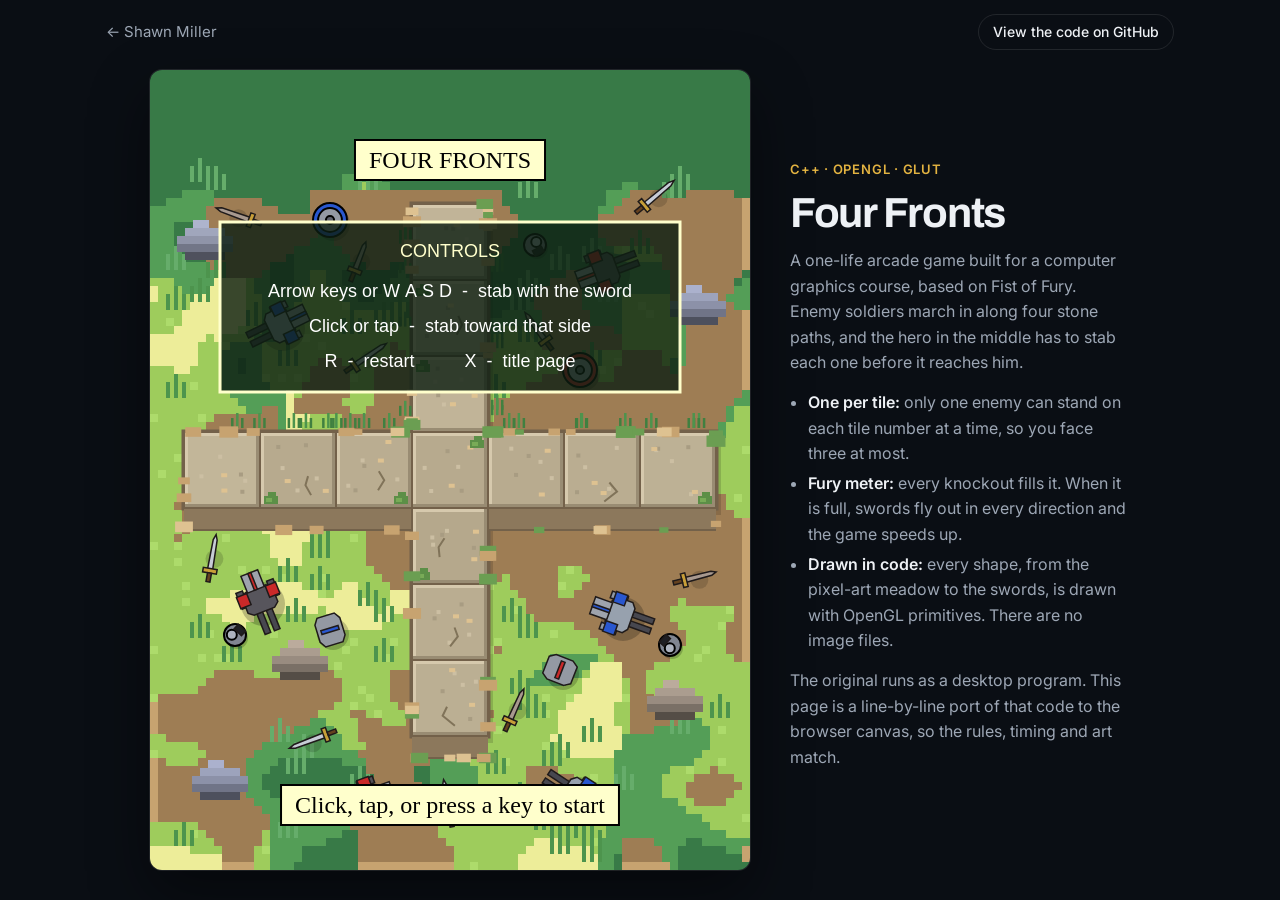
<file: four-fronts/index.html>
<!doctype html>
<html lang="en">
<head>
  <meta charset="utf-8">
  <meta name="viewport" content="width=device-width, initial-scale=1">
  <title>Four Fronts | Shawn Miller</title>
  <meta name="description" content="Four Fronts, a sword-fighting arcade game written in C++ with OpenGL, rebuilt to play in the browser.">
  <meta name="theme-color" content="#0A0E14">
  <link rel="preconnect" href="https://fonts.googleapis.com">
  <link rel="preconnect" href="https://fonts.gstatic.com" crossorigin>
  <link href="https://fonts.googleapis.com/css2?family=Archivo:wght@600;700&family=Inter:wght@400;500;600&display=swap" rel="stylesheet">
  <style>
    :root {
      color-scheme: dark;
      --canvas: #0A0E14;
      --surface: #121822;
      --ink: #EEF1F5;
      --ink-soft: #9DA7B5;
      --line: rgba(238, 241, 245, 0.10);
      --accent: #E3B341;
      --font-display: "Archivo", system-ui, sans-serif;
      --font-text: "Inter", system-ui, sans-serif;
    }
    *, *::before, *::after { box-sizing: border-box; }
    html, body { margin: 0; }
    body {
      min-height: 100svh;
      background: var(--canvas);
      color: var(--ink);
      font: 400 16px/1.6 var(--font-text);
      -webkit-font-smoothing: antialiased;
      display: flex;
      flex-direction: column;
    }
    a { color: inherit; }
    :focus-visible { outline: 2px solid var(--accent); outline-offset: 3px; border-radius: 6px; }

    header {
      display: flex;
      align-items: center;
      justify-content: space-between;
      gap: 16px;
      padding: 14px 16px;
      max-width: 1100px;
      width: 100%;
      margin: 0 auto;
    }
    .back { color: var(--ink-soft); text-decoration: none; font-size: 15px; }
    .back:hover { color: var(--ink); }
    .source {
      font-size: 14px;
      font-weight: 500;
      text-decoration: none;
      border: 1px solid var(--line);
      border-radius: 999px;
      padding: 6px 14px;
    }
    .source:hover { border-color: var(--accent); color: var(--accent); }

    main {
      flex: 1;
      display: grid;
      grid-template-columns: minmax(0, auto) minmax(0, 340px);
      gap: 40px;
      align-items: center;
      justify-content: center;
      padding: 0 16px 24px;
      max-width: 1100px;
      width: 100%;
      margin: 0 auto;
    }
    .stage {
      /* The game is 3 wide by 4 tall, sized to fit the screen without scrolling */
      width: min(100%, calc((100svh - 100px) * 0.75), 600px);
      justify-self: center;
    }
    canvas {
      display: block;
      width: 100%;
      aspect-ratio: 3 / 4;
      border-radius: 12px;
      box-shadow: 0 0 0 1px var(--line), 0 24px 60px rgba(0, 0, 0, 0.45);
      touch-action: none;
      user-select: none;
      -webkit-user-select: none;
      -webkit-touch-callout: none;
      cursor: crosshair;
    }
    .about h1 {
      font-family: var(--font-display);
      font-weight: 700;
      letter-spacing: -0.03em;
      font-size: clamp(30px, 4vw, 42px);
      line-height: 1.1;
      margin: 0 0 12px;
    }
    .about p { margin: 0 0 14px; color: var(--ink-soft); }
    .about .tag {
      display: inline-flex;
      align-items: center;
      gap: 8px;
      font-size: 13px;
      font-weight: 600;
      letter-spacing: 0.06em;
      text-transform: uppercase;
      color: var(--accent);
      margin-bottom: 10px;
    }
    .about ul { margin: 0 0 14px; padding-left: 18px; color: var(--ink-soft); }
    .about li { margin-bottom: 4px; }
    .about strong { color: var(--ink); font-weight: 600; }

    @media (max-width: 860px) {
      main { grid-template-columns: minmax(0, 1fr); gap: 28px; }
      .stage { width: min(100%, calc((100svh - 80px) * 0.75), 600px); }
      .about { max-width: 600px; justify-self: center; }
    }
  </style>
</head>
<body>
  <header>
    <a class="back" href="https://s-milly.github.io/#projects">← Shawn Miller</a>
    <a class="source" href="https://github.com/s-milly/four-fronts" target="_blank" rel="noopener">View the code on GitHub</a>
  </header>

  <main>
    <div class="stage">
      <canvas id="game" width="600" height="800" aria-label="Four Fronts game. Use the arrow keys or W A S D to stab, or click or tap the side an enemy is coming from."></canvas>
    </div>

    <section class="about">
      <div class="tag">C++ · OpenGL · GLUT</div>
      <h1>Four Fronts</h1>
      <p>A one-life arcade game built for a computer graphics course, based on Fist of Fury. Enemy soldiers march in along four stone paths, and the hero in the middle has to stab each one before it reaches him.</p>
      <ul>
        <li><strong>One per tile:</strong> only one enemy can stand on each tile number at a time, so you face three at most.</li>
        <li><strong>Fury meter:</strong> every knockout fills it. When it is full, swords fly out in every direction and the game speeds up.</li>
        <li><strong>Drawn in code:</strong> every shape, from the pixel-art meadow to the swords, is drawn with OpenGL primitives. There are no image files.</li>
      </ul>
      <p>The original runs as a desktop program. This page is a line-by-line port of that code to the browser canvas, so the rules, timing and art match.</p>
    </section>
  </main>

  <script src="game.js"></script>
</body>
</html>
</file>
<file: site.css>
:root {
  color-scheme: dark;
  --canvas: #0A0E14;
  --surface: #121822;
  --surface-2: #18202C;
  --ink: #EEF1F5;
  --ink-soft: #9DA7B5;
  --line: rgba(238, 241, 245, 0.10);
  --line-strong: rgba(238, 241, 245, 0.22);
  --accent: #E3B341;       /* Clarion gold */
  --accent-ink: #12100A;
  --font-display: "Archivo", system-ui, sans-serif;
  --font-text: "Inter", system-ui, sans-serif;
  --gutter: clamp(16px, 6vw, 96px);
  --radius: 14px;
  --ease: cubic-bezier(.23, 1, .32, 1);
  --ease-in-out: cubic-bezier(.77, 0, .175, 1);
}

*, *::before, *::after { box-sizing: border-box; }
html { scroll-behavior: smooth; -webkit-text-size-adjust: 100%; }
@media (prefers-reduced-motion: reduce) { html { scroll-behavior: auto; } }
body {
  margin: 0;
  background: var(--canvas);
  color: var(--ink);
  font: 400 17px/1.6 var(--font-text);
  -webkit-font-smoothing: antialiased;
  overflow-x: clip;
}
h1, h2 { font-family: var(--font-display); font-weight: 700; letter-spacing: -0.03em; margin: 0; }
p { margin: 0; }
a { color: inherit; }
.panel p a { text-decoration-color: var(--accent); text-decoration-thickness: 2px; text-underline-offset: 3px; }
:focus-visible { outline: 2px solid var(--accent); outline-offset: 3px; border-radius: 6px; }

.skip { position: absolute; left: -9999px; top: 8px; z-index: 100; background: var(--accent); color: var(--accent-ink); padding: 8px 14px; border-radius: 8px; }
.skip:focus { left: 8px; }

/* ---------- nav ---------- */
.nav {
  position: fixed; inset: 0 0 auto 0; z-index: 50;
  display: flex; align-items: center; justify-content: space-between;
  padding: 18px var(--gutter);
  transition: background-color .4s var(--ease), border-color .4s var(--ease);
  border-bottom: 1px solid transparent;
}
.nav::before {
  content: ""; position: absolute; inset: 0 0 -24px 0; z-index: -1; pointer-events: none;
  background: linear-gradient(180deg, rgba(6, 9, 14, .78), rgba(6, 9, 14, .35) 60%, rgba(6, 9, 14, 0));
  transition: opacity .4s var(--ease);
}
.nav.is-solid::before { opacity: 0; }
.nav.is-solid { background: rgba(10, 14, 20, 0.82); backdrop-filter: blur(14px); -webkit-backdrop-filter: blur(14px); border-color: var(--line); }
.nav__name { font: 600 15px/1 var(--font-display); letter-spacing: -0.01em; text-decoration: none; }
.nav nav { display: flex; gap: 6px; position: relative; }
.nav nav a {
  font-size: 14px; font-weight: 500; text-decoration: none; color: rgba(238, 241, 245, .78);
  padding: 10px 12px; border-radius: 8px; transition: color .2s var(--ease);
}
.nav nav a[aria-current] { color: var(--ink); }
/* Gold underline under the link for the section in view. site.js sets its translate and scale (it is 100px wide at scale 1). */
.nav__mark {
  position: absolute; left: 0; bottom: 4px; width: 100px; height: 2px; border-radius: 1px;
  background: var(--accent); transform-origin: 0 50%; pointer-events: none; opacity: 0;
  transition: opacity .2s var(--ease);
}
.nav__mark.is-on { opacity: 1; }
@media (prefers-reduced-motion: no-preference) {
  .nav__mark.is-moving { transition: transform .25s var(--ease-in-out), opacity .2s var(--ease); }
}

/* ---------- buttons ---------- */
.actions { display: flex; flex-wrap: wrap; gap: 12px; margin-top: 32px; }
.btn {
  display: inline-flex; align-items: center; min-height: 46px; padding: 0 20px;
  border-radius: 999px; border: 1px solid var(--line-strong);
  font: 500 15px/1 var(--font-text); text-decoration: none; color: var(--ink);
  transition: transform .25s var(--ease), scale .15s var(--ease), background-color .25s var(--ease), border-color .25s var(--ease);
  -webkit-tap-highlight-color: transparent;
}
.btn--solid { background: var(--ink); color: var(--canvas); border-color: var(--ink); }
/* Email button: both labels share one grid cell, so the button keeps the address's width while "Copied" shows. */
.btn__swap { display: inline-grid; }
.btn__swap > span { grid-area: 1 / 1; text-align: center; transition: opacity .2s var(--ease), filter .2s var(--ease); }
.btn__swap > span:last-child, .btn.is-copied .btn__swap > span:first-child { opacity: 0; filter: blur(4px); }
.btn.is-copied .btn__swap > span:last-child { opacity: 1; filter: none; }
@media (prefers-reduced-motion: reduce) { .btn__swap > span { filter: none !important; } }
.sr-only { position: absolute; width: 1px; height: 1px; margin: -1px; overflow: hidden; clip-path: inset(50%); white-space: nowrap; }

/* ---------- the scene ---------- */
/* --hold: extra pinned scroll at the end so the golf beat does not slip past on one flick. */
.scene { position: relative; height: 842vh; --hold: 70; }   /* 672vh of scroll for the whole scene, one pace throughout */
.stage {
  position: sticky; top: 0; height: 100vh; height: 100svh; overflow: hidden;
  background: var(--canvas);
}
.window {
  position: absolute; inset: 0;
  clip-path: inset(13% 7% 13% 56% round 16px);
  will-change: clip-path;
}
/* 1px white edge on the photo frame after the merge, so dark parts of a photo do not
   run into the page. Its own layer because the window's clip-path would cut an outline. */
.frame-ring {
  position: absolute; left: 0; top: 0; pointer-events: none; opacity: 0;
  border: 1px solid oklch(1 0 0 / .1);
}
.plate { position: absolute; inset: 0; }
.plate--field { will-change: transform; transform-origin: 57% 18%; }
.plate picture, .plate img { position: absolute; inset: 0; width: 100%; height: 100%; display: block; }
.ph { object-fit: cover; object-position: 50% 20%; }
.plate--suit { inset: auto; will-change: transform, opacity; transform-origin: 50% 32%; }
.plate--suit .ph, .tcard__photo .ph { object-position: 50% 28%; }
.plate--golf { clip-path: inset(100% 0 0 0); will-change: clip-path; }
.plate--golf .ph { object-position: 50% 77%; }

.panel {
  position: absolute; left: var(--gutter); top: calc(50% + 3%);
  width: min(560px, 44vw);
  transform: translateY(-50%);
  opacity: 0; visibility: hidden;
  will-change: opacity, translate;
}
.panel--intro { opacity: 1; visibility: visible; }
.panel h1 { font-size: clamp(64px, 9.4vw, 148px); line-height: .9; letter-spacing: -0.045em; }
.panel h2 { font-size: clamp(34px, 3.6vw, 54px); line-height: 1.04; }
.panel p { color: var(--ink-soft); margin-top: 20px; max-width: 46ch; }
.panel .role { color: var(--accent); font-weight: 500; font-size: 15px; letter-spacing: .02em; margin-top: 28px; }
.panel .lede { color: var(--ink); opacity: .82; font-size: 18px; margin-top: 14px; }
/* Academic achievements on the student beat: a two by two grid of gold figures. */
.feats { list-style: none; margin: 32px 0 0; padding: 0; display: grid; grid-template-columns: repeat(2, minmax(0, 1fr)); gap: 28px 36px; max-width: 560px; }
.feats li { border-top: 1px solid rgba(238, 241, 245, .14); padding-top: 16px; }
.feats b { display: block; font-family: var(--font-display); font-weight: 700; letter-spacing: -0.03em; color: var(--accent); font-size: clamp(30px, 2.8vw, 42px); line-height: 1; font-variant-numeric: tabular-nums; white-space: nowrap; }
.feats span { display: block; margin-top: 8px; color: var(--ink-soft); font-size: 15px; }

.nowrap { white-space: nowrap; }

/* ---------- the card (intro and student beats) ---------- */
.wm { position: absolute; inset: 0; pointer-events: none; }
/* A faint square grid, like graph paper, fading out toward the edges. site.js eases it closer and fades it with scroll. */
.wm { overflow: hidden; }
.wm__grid {
  --cell: 56px; --line: rgba(238, 241, 245, .08);
  position: absolute; inset: -10%;
  background:
    linear-gradient(var(--line) 1px, transparent 1px) 50% 50% / var(--cell) var(--cell),
    linear-gradient(90deg, var(--line) 1px, transparent 1px) 50% 50% / var(--cell) var(--cell);
  -webkit-mask: radial-gradient(ellipse 60% 70% at 50% 50%, #000 20%, transparent 100%);
  mask: radial-gradient(ellipse 60% 70% at 50% 50%, #000 20%, transparent 100%);
  animation: enter-fade .6s var(--ease) .3s backwards;
}

/* Sized and placed by site.js (left, top, width, height). Inside, sizes are in cqw so the card scales as one piece. */
.tcard { position: absolute; left: 0; top: 0; width: 0; height: 0; perspective: 1800px; container-type: inline-size; }
.tcard__inner { position: absolute; inset: 0; transform-style: preserve-3d; will-change: transform; }
.tcard__face {
  position: absolute; inset: 0; overflow: hidden;
  -webkit-backface-visibility: hidden; backface-visibility: hidden;
  background: #F4EFE4; color: #0E1A2B;
  border-radius: 5.1cqw; /* photo radius 1.7cqw + padding 3.4cqw */
  box-shadow: 0 2.4cqw 7cqw rgba(0, 0, 0, .5);
}
.tcard__photo { position: absolute; left: 3.4cqw; right: 3.4cqw; top: 3.4cqw; height: 113.2cqw; border-radius: 1.7cqw; overflow: hidden; background: #3a3a38; }
.tcard__photo::after { content: ""; position: absolute; inset: 0; border-radius: inherit; box-shadow: inset 0 0 0 1px oklch(0 0 0 / .1); pointer-events: none; }
.tcard__photo .ph { position: absolute; display: block; max-width: none; }
.tcard__tag {
  position: absolute; left: 6.4cqw; top: 6.4cqw;
  background: var(--accent); color: var(--accent-ink); border-radius: .8cqw; padding: 1.3cqw 2cqw;
  font: 700 max(9px, 2.3cqw)/1 var(--font-display); letter-spacing: .12em; text-transform: uppercase;
}
.tcard__plate { position: absolute; left: 3.4cqw; right: 3.4cqw; bottom: 3.4cqw; top: 119cqw; display: flex; justify-content: space-between; align-items: center; gap: 3cqw; }
.tcard__plate b { display: block; font: 800 7.6cqw/1 var(--font-display); letter-spacing: -.02em; text-transform: uppercase; }
.tcard__plate small { display: block; margin-top: 1.6cqw; font: 600 max(8px, 2.3cqw)/1.2 var(--font-text); letter-spacing: .14em; text-transform: uppercase; color: #6B6455; }
.tcard__badge { flex: none; display: grid; place-items: center; width: 14.4cqw; height: 14.4cqw; border-radius: 50%; background: #0E1A2B; color: var(--accent); font: 800 max(10px, 2.9cqw)/1 var(--font-display); }
.tcard__back { transform: rotateY(180deg); display: flex; flex-direction: column; padding: 6.4cqw 6.8cqw 0; }
.tcard__head { display: flex; justify-content: space-between; align-items: flex-start; padding-bottom: 3.2cqw; border-bottom: .8cqw solid #0E1A2B; }
.tcard__head b { font: 800 8.8cqw/.95 var(--font-display); letter-spacing: -.02em; text-transform: uppercase; }
.tcard__head span { background: #0E1A2B; color: #F4EFE4; border-radius: .8cqw; padding: 1.3cqw 1.9cqw; font: 700 max(9px, 2.3cqw)/1 var(--font-display); letter-spacing: .14em; text-transform: uppercase; }
.tcard__rows { flex: 1; display: flex; flex-direction: column; justify-content: space-evenly; margin: 0; }
.tcard__rows > div { display: flex; justify-content: space-between; align-items: baseline; gap: 4cqw; padding-bottom: 3.6cqw; border-bottom: 1px solid rgba(14, 26, 43, .18); }
.tcard__rows dt { font: 600 max(9px, 2.3cqw)/1.2 var(--font-text); letter-spacing: .12em; text-transform: uppercase; color: #6B6455; }
.tcard__rows dd { margin: 0; text-align: right; font: 700 max(13px, 4.3cqw)/1.25 var(--font-display); letter-spacing: -.01em; }
.tcard__stripe {
  flex: none; margin: 0 -6.8cqw; height: 12cqw; display: grid; place-items: center;
  background: #0E1A2B; color: var(--accent); font: 700 max(9px, 2.5cqw)/1 var(--font-display); letter-spacing: .2em; text-transform: uppercase;
}
/* Narrow cards (phones): label above value, so Sub-Baccalaureate stays on one line. */
@container (max-width: 320px) {
  .tcard__rows > div { flex-direction: column; align-items: flex-start; gap: 3px; }
  .tcard__rows dd { text-align: left; }
}
@media (prefers-reduced-motion: reduce) {
  /* No turning: the back fades in over the front. */
  .tcard__back { transform: none; opacity: 0; }
}

/* ---------- scene mascots (built and moved by mascots.js) ---------- */
.mascot { position: absolute; left: 0; top: 0; width: var(--s, 64px); pointer-events: none; will-change: transform; }
.mascot svg { display: block; width: 100%; height: auto; overflow: visible; filter: drop-shadow(0 4px 8px rgba(0, 0, 0, .45)); }
/* The ball is fixed to the screen so it can follow the page past the scene (under the nav). */
.mascot--ball { position: fixed; z-index: 4; }
.mascot--ball.is-staged { position: absolute; }
.mascot--bat { visibility: hidden; }
.mascot--flag svg { filter: drop-shadow(0 2px 3px rgba(0, 0, 0, .35)); }
.mascot--burst { opacity: 0; }
.mascot--burst svg { filter: none; }
@media (prefers-reduced-motion: no-preference) {
  /* Idle life: a blink every few seconds, and swinging legs while the ball sits on the card. */
  .m-eyes { animation: m-blink 4.8s infinite; }
  .mascot--bat .m-eyes { animation-delay: -2.1s; }
  .mascot.is-sitting .m-leg { animation: m-swing .9s ease-in-out infinite alternate; }
  .mascot.is-sitting .m-leg--r { animation-delay: -.45s; }
  /* Tending the flag: the free hand waves now and then, and the flag stirs. */
  .mascot.is-tending .m-arm--l { animation: m-wave 4s ease-in-out infinite; }
  .m-flag { transform-box: fill-box; transform-origin: 0 50%; animation: m-flutter 1.8s ease-in-out infinite alternate; }
}
@keyframes m-blink { 0%, 95%, 100% { scale: 1 1; } 97% { scale: 1 .1; } }
@keyframes m-swing { from { rotate: -12deg; } to { rotate: 12deg; } }
@keyframes m-wave { 0%, 70%, 100% { rotate: 0deg; } 77%, 91% { rotate: 35deg; } 84% { rotate: 12deg; } }
@keyframes m-flutter { from { scale: 1 1; } to { scale: .88 1.06; } }

/* First-load entrance for the intro: name, then title line and lede, then buttons, then the photo, 100ms apart. Runs once; "backwards" so no filter lingers afterwards. */
@keyframes enter { from { opacity: 0; translate: 0 12px; filter: blur(4px); } }
@keyframes enter-rise { from { opacity: 0; translate: 0 12px; } }
@keyframes enter-fade { from { opacity: 0; } }
.panel--intro h1, .panel--intro .role, .panel--intro .lede, .panel--intro .actions, .window, .tcard, .mascot--ball .mascot__body {
  animation: enter-fade .3s var(--ease) backwards;
}
@media (prefers-reduced-motion: no-preference) {
  .panel--intro h1, .panel--intro .role, .panel--intro .lede, .panel--intro .actions { animation-name: enter; }
  /* No blur on the photo window: blurring a layer that large is costly on phones. */
  .window, .tcard, .mascot--ball .mascot__body { animation-name: enter-rise; }
}
.panel--intro .role, .panel--intro .lede { animation-delay: .1s; }
.panel--intro .actions { animation-delay: .2s; }
.window, .tcard { animation-delay: .3s; }
.mascot--ball .mascot__body { animation-delay: .5s; }

/* ---------- experience timeline ---------- */
.experience { padding: clamp(96px, 14vh, 160px) var(--gutter) 0; position: relative; z-index: 1; background: var(--canvas); }
.experience h2 { font-size: clamp(44px, 6vw, 88px); line-height: .95; margin-bottom: 56px; }
.tl { --date: 200px; --rail: 40px; list-style: none; margin: 0; padding: 0; position: relative; max-width: 960px; }
.tl::before, .tl__fill {
  content: ""; position: absolute; top: 10px; bottom: 10px; width: 2px;
  left: calc(var(--date) + var(--rail) / 2 - 1px); background: var(--line); border-radius: 2px;
}
.tl__fill { background: var(--accent); transform-origin: top; transform: scaleY(1); }
.tl__item {
  display: grid; grid-template-columns: var(--date) var(--rail) minmax(0, 1fr);
  padding-bottom: 52px; position: relative;
}
.tl__item:last-child { padding-bottom: 0; }
.tl__item::before {
  content: ""; grid-column: 2; grid-row: 1; justify-self: center; margin-top: 6px;
  width: 12px; height: 12px; border-radius: 50%; background: var(--canvas);
  border: 2px solid var(--ink-soft); position: relative; z-index: 1;
  transition: background-color .35s var(--ease), border-color .35s var(--ease);
}
.tl__item.is-lit::before { background: var(--accent); border-color: var(--accent); }
.tl__item.is-current::before { background: var(--accent); border-color: var(--accent); box-shadow: 0 0 0 5px rgba(227, 179, 65, .18); }
.tl__when { grid-column: 1; grid-row: 1; color: var(--ink-soft); font-size: 14px; font-variant-numeric: tabular-nums; padding-top: 1px; padding-right: 8px; }
.tl__when span { display: block; margin-top: 4px; font-size: 13px; opacity: .75; }
.tl__body { grid-column: 3; grid-row: 1; min-width: 0; }
.tl__body h3 { font: 600 24px/1.2 var(--font-display); letter-spacing: -0.02em; margin: 0; }
.tl__org { margin-top: 6px; font-weight: 500; }
.tl__meta { margin-top: 4px; font-size: 14px; color: var(--ink-soft); }
.tl__summary { margin-top: 14px; color: var(--ink-soft); font-size: 15px; line-height: 1.6; max-width: 62ch; }
.tl__body strong { color: var(--ink); font-weight: 600; }
.tl__toggle {
  display: inline-flex; align-items: center; gap: 8px; margin-top: 12px; padding: 8px 0; min-height: 40px;
  background: none; border: 0; color: var(--accent); font: 500 14px/1 var(--font-text); cursor: pointer;
  transition: color .15s var(--ease), scale .15s var(--ease); -webkit-tap-highlight-color: transparent;
}
/* Chevron drawn as an SVG mask so its 1.75px stroke is not rounded down like a border would be. */
.tl__toggle::after {
  content: ""; width: 12px; height: 12px; background: currentColor;
  --chev: url("data:image/svg+xml,%3Csvg xmlns='http://www.w3.org/2000/svg' viewBox='0 0 12 12'%3E%3Cpath d='M2.5 4.25 6 7.75l3.5-3.5' fill='none' stroke='%23000' stroke-width='1.75' stroke-linecap='round' stroke-linejoin='round'/%3E%3C/svg%3E");
  -webkit-mask: var(--chev) center / 12px 12px no-repeat; mask: var(--chev) center / 12px 12px no-repeat;
  transition: transform .2s var(--ease);
}
.tl__toggle[aria-expanded="true"]::after { transform: rotate(180deg); }
.tl__more { display: grid; grid-template-rows: 1fr; transition: grid-template-rows .3s var(--ease), opacity .25s var(--ease); }
.tl__more > * { overflow: hidden; min-height: 0; }
.tl__more.is-closed { grid-template-rows: 0fr; opacity: 0; }
@media (prefers-reduced-motion: reduce) { .tl__more { transition: opacity .25s var(--ease); } }
.tl__points { margin: 4px 0 0; padding-left: 18px; color: var(--ink-soft); font-size: 15px; line-height: 1.6; display: grid; gap: 10px; max-width: 62ch; }
.tl__points li::marker { color: var(--accent); }
/* armed by JS only, so the list is complete without it */

/* ---------- projects ---------- */
.projects { padding: clamp(110px, 16vh, 180px) var(--gutter) clamp(80px, 12vh, 140px); position: relative; z-index: 1; background: var(--canvas); }
.projects__head { display: flex; flex-direction: column; align-items: flex-start; gap: 18px; margin-bottom: 48px; }
.projects__head h2 { font-size: clamp(44px, 6vw, 88px); line-height: .95; }
.projects__head p { color: var(--ink-soft); max-width: 52ch; font-size: 18px; }

.grid { list-style: none; margin: 0; padding: 0; display: grid; grid-template-columns: repeat(auto-fit, minmax(min(100%, 320px), 1fr)); gap: 18px; }
.card {
  position: relative; display: flex; flex-direction: column; height: 100%; min-height: 240px;
  padding: 26px; border-radius: var(--radius);
  background: var(--surface); border: 1px solid var(--line);
  text-decoration: none; color: var(--ink);
  transition: translate .25s var(--ease), border-color .25s var(--ease), background-color .25s var(--ease), box-shadow .25s var(--ease);
}
/* strike-zone corner brackets on hover */
a.card::before {
  content: ""; position: absolute; inset: 12px; pointer-events: none; opacity: 0;
  --c: var(--accent);
  background:
    linear-gradient(var(--c), var(--c)) top left / 14px 1.5px, linear-gradient(var(--c), var(--c)) top left / 1.5px 14px,
    linear-gradient(var(--c), var(--c)) top right / 14px 1.5px, linear-gradient(var(--c), var(--c)) top right / 1.5px 14px,
    linear-gradient(var(--c), var(--c)) bottom left / 14px 1.5px, linear-gradient(var(--c), var(--c)) bottom left / 1.5px 14px,
    linear-gradient(var(--c), var(--c)) bottom right / 14px 1.5px, linear-gradient(var(--c), var(--c)) bottom right / 1.5px 14px;
  background-repeat: no-repeat;
  transform: scale(1.03); transition: opacity .25s var(--ease), transform .25s var(--ease);
}
a.card:focus-visible::before { opacity: 1; transform: scale(1); }
.card__lang { display: flex; align-items: center; gap: 8px; font-size: 13px; color: var(--ink-soft); }
.card__lang i { width: 8px; height: 8px; border-radius: 50%; background: var(--accent); }
.card h3 { font: 600 24px/1.15 var(--font-display); letter-spacing: -0.02em; margin: 18px 0 10px; }
.card p { color: var(--ink-soft); font-size: 15px; line-height: 1.55; }
.card__stats { display: flex; gap: 18px; margin-top: auto; padding-top: 22px; font-size: 13px; color: var(--ink-soft); border-top: 1px solid var(--line); }
.card__stats span:last-child { margin-left: auto; color: var(--ink); }
.card p + .card__stats { margin-top: auto; }
.card__body { flex: 1; margin-bottom: 22px; }
/* Project picture: full width across the top of the card, inside its border. */
.card__shot {
  margin: -26px -26px 22px; aspect-ratio: 16 / 10; overflow: hidden;
  border-radius: calc(var(--radius) - 1px) calc(var(--radius) - 1px) 0 0;
  border-bottom: 1px solid var(--line); background: var(--surface-2);
}
.card__shot img { display: block; width: 100%; height: 100%; object-fit: cover; transition: scale .4s var(--ease); }

.card--empty { border-style: dashed; background: transparent; justify-content: center; align-items: flex-start; }
.card--empty h3 { color: var(--ink-soft); margin-top: 0; }

.card.is-hit { animation: hit .42s var(--ease); }
/* On transform, while the hover lift is on translate, so the two add up instead of fighting. */
@keyframes hit {
  25% { transform: translateY(3px) scale(.975) rotate(-.4deg); }
  55% { transform: translateY(-1px) scale(1.01) rotate(.25deg); }
}
.card__stamp {
  position: absolute; top: 26px; right: 34px; z-index: 2; pointer-events: none;
  padding: 6px 10px 5px; border: 1.5px solid var(--accent); border-radius: 6px;
  font: 700 12px/1 var(--font-display); letter-spacing: .16em; text-transform: uppercase; color: var(--accent);
  opacity: 0; transform: rotate(-8deg) scale(1.8);
}
a.card.is-strike { border-color: var(--accent); }
.card.is-strike .card__stamp { animation: stamp .32s cubic-bezier(.3, 1.4, .5, 1) forwards; }
@keyframes stamp { to { opacity: 1; transform: rotate(-8deg) scale(1); } }
.impact {
  position: fixed; z-index: 61; width: 126px; height: 126px; margin: -63px 0 0 -63px; border-radius: 50%;
  border: 2px solid var(--accent); pointer-events: none;
  animation: impact .5s var(--ease) forwards;
}
/* Drawn at full size and scaled up from small, so the ring stays a thin line as it spreads. */
@keyframes impact { from { transform: scale(.06); opacity: 1; } to { transform: scale(1); opacity: 0; } }

.ball {
  position: fixed; left: 0; top: 0; z-index: 60; width: 40px; height: 40px;
  pointer-events: none; opacity: 0; will-change: transform;
  filter: drop-shadow(0 10px 14px rgba(0, 0, 0, .45));
}

/* ---------- hover and press ---------- */
/* Hover styles only for mouse and trackpad, so a tap on a phone never leaves them stuck on.
   Movement (lift, bracket zoom, press scale) only runs without the reduced-motion preference. */
@media (hover: hover) {
  .panel p a:hover { color: var(--accent); }
  .nav nav a:hover { color: var(--ink); }
  .btn:hover { border-color: var(--ink-soft); }
  .btn--solid:hover { background: #fff; }
  .tl__toggle:hover { color: var(--ink); }
  .skill:hover svg { color: var(--accent); }
  a.card:hover { border-color: var(--line-strong); background: var(--surface-2); box-shadow: 0 18px 40px -18px rgba(0, 0, 0, .6); }
  a.card:hover::before { opacity: 1; transform: scale(1); }
}
@media (hover: hover) and (prefers-reduced-motion: no-preference) {
  .btn:hover { transform: translateY(-2px); }
  a.card:hover { translate: 0 -4px; }
  a.card:hover .card__shot img { scale: 1.03; }
}
@media (prefers-reduced-motion: reduce) {
  a.card::before { transform: none; }
}
@media (prefers-reduced-motion: no-preference) {
  .btn:active, .tl__toggle:active { scale: .96; }
}

/* ---------- skills ---------- */
/* Three plain columns, one per résumé group: a gold label, then a logo and a name per line. On wide screens the heading sits to their left. */
.skills { padding: 0 var(--gutter) clamp(110px, 16vh, 180px); position: relative; z-index: 1; background: var(--canvas); }
.skills h2 { font-size: clamp(44px, 6vw, 88px); line-height: .95; margin: 0 0 48px; }
.skills__cols { display: grid; grid-template-columns: repeat(3, minmax(0, 1fr)); gap: 40px; padding-top: 32px; border-top: 1px solid var(--line); }
.skills__col h3 { margin: 0 0 14px; color: var(--accent); font: 600 13px/1.2 var(--font-text); letter-spacing: .12em; text-transform: uppercase; }
.skills__col ul { list-style: none; margin: 0; padding: 0; }
@media (min-width: 1100px) {
  .skills { display: grid; grid-template-columns: minmax(0, 1fr) minmax(0, 3fr); gap: 40px; align-items: start; padding-top: clamp(40px, 6vh, 72px); }
  .skills h2 { margin: 0; }
  .skills__cols { border-top: 0; padding-top: 12px; }
}
.skill { display: flex; align-items: center; gap: 12px; padding: 7px 0; color: var(--ink); font: 500 17px/1.3 var(--font-text); }
.skill svg { width: 22px; height: 22px; fill: currentColor; flex: none; color: var(--ink-soft); transition: color .15s ease; }
.skill svg.glyph { fill: none; stroke: currentColor; stroke-width: 1.8; stroke-linecap: round; stroke-linejoin: round; }

/* ---------- contact ---------- */
.contact { padding: clamp(110px, 20vh, 200px) var(--gutter); border-top: 1px solid var(--line); min-height: 70vh; display: flex; flex-direction: column; justify-content: center; }
.contact h2 { font-size: clamp(56px, 10vw, 160px); line-height: .9; letter-spacing: -0.045em; }
.contact p { color: var(--ink-soft); margin-top: 24px; font-size: 19px; max-width: 40ch; }

.foot { display: flex; justify-content: space-between; gap: 16px; padding: 28px var(--gutter); color: var(--ink-soft); font-size: 13px; border-top: 1px solid var(--line); }

/* ---------- phone composition ---------- */
@media (max-width: 760px) {
  body { font-size: 16px; }
  .nav { padding: 14px 16px; }
  .nav__name { display: none; }
  .nav nav { width: 100%; justify-content: space-between; }
  .nav nav a { padding: 12px 10px; }
  .scene { height: 751vh; --hold: 60; }
  .window { clip-path: inset(8% 12% 50% 12% round 18px); }
  .ph { object-position: 52% 30%; }
  .plate--field { transform-origin: 52% 16%; }
  .plate--suit .ph { object-position: 50% 30%; }
  /* Left of centre so the cup shows (the mascot tends the flag there); Shawn stays in frame. */
  .plate--golf .ph { object-position: 22% 50%; }
  .panel { left: 16px; right: 16px; width: auto; top: auto; bottom: 28px; transform: none; }
  .panel--intro { bottom: 24px; }
  .panel h1 { font-size: clamp(48px, 14vw, 64px); }
  .wm__grid { --cell: 40px; }
  .panel h2 { font-size: 30px; }
  .panel p { margin-top: 12px; font-size: 15px; }
  .feats { margin-top: 16px; gap: 14px 20px; }
  .feats li { padding-top: 10px; }
  .feats b { font-size: 26px; }
  .feats span { margin-top: 4px; font-size: 13px; }
  .panel .role { margin-top: 14px; font-size: 13px; }
  .panel .lede { font-size: 15px; margin-top: 8px; }
  .panel .actions { margin-top: 18px; }
  .btn { min-height: 48px; }
  .foot { flex-direction: column; }
  .projects__head { margin-bottom: 32px; }
  .skills h2 { margin-bottom: 32px; }
  .skills__cols { grid-template-columns: 1fr; gap: 28px; padding-top: 28px; }
  .nav__exp { display: none; }
  .experience h2 { margin-bottom: 36px; }
  .tl { --rail: 28px; }
  .tl::before, .tl__fill { left: 13px; }
  .tl__item { grid-template-columns: var(--rail) minmax(0, 1fr); padding-bottom: 40px; }
  .tl__item::before { grid-column: 1; }
  .tl__when { grid-column: 2; grid-row: 1; padding: 0 0 8px; }
  .tl__when span { display: inline; margin-left: 8px; }
  .tl__body { grid-column: 2; grid-row: 2; }
  .tl__body h3 { font-size: 21px; }
}
@media (max-width: 760px) and (max-height: 700px) {
  .panel .lede { display: none; }
}
</file>
